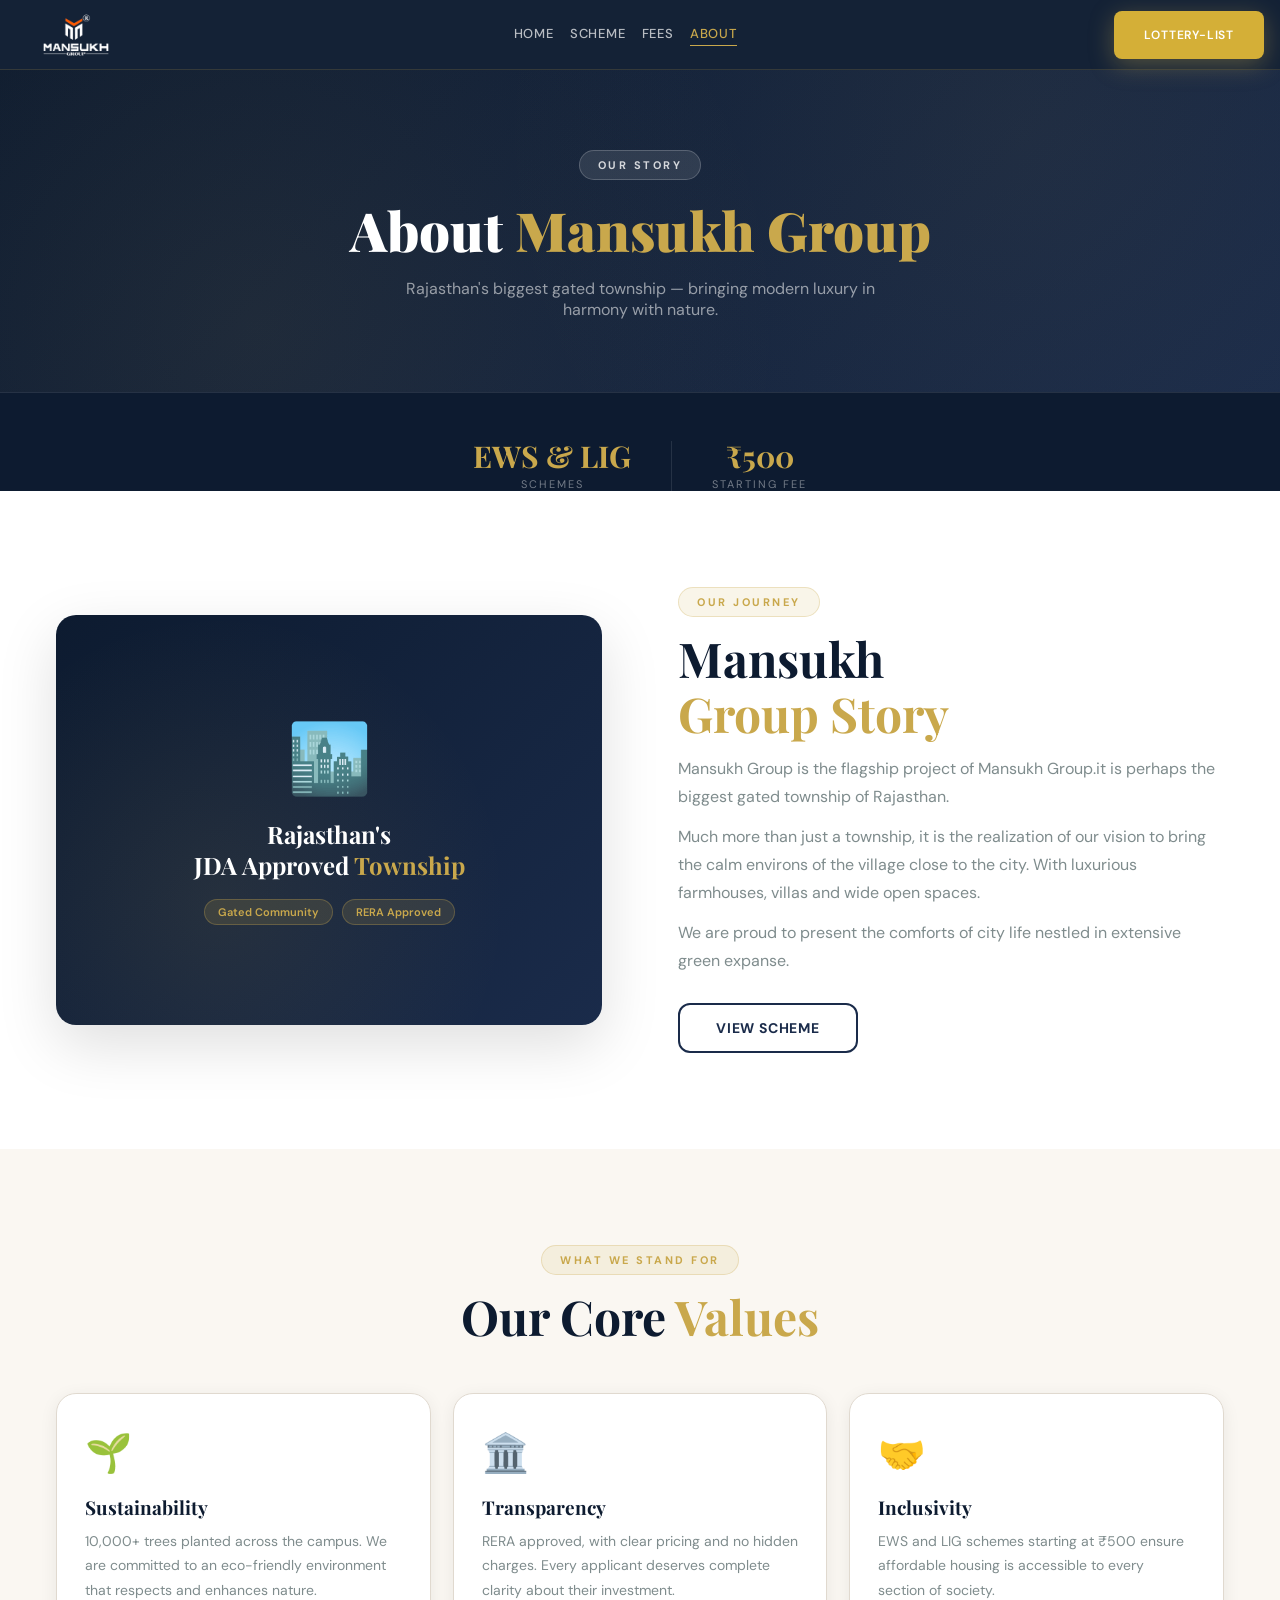
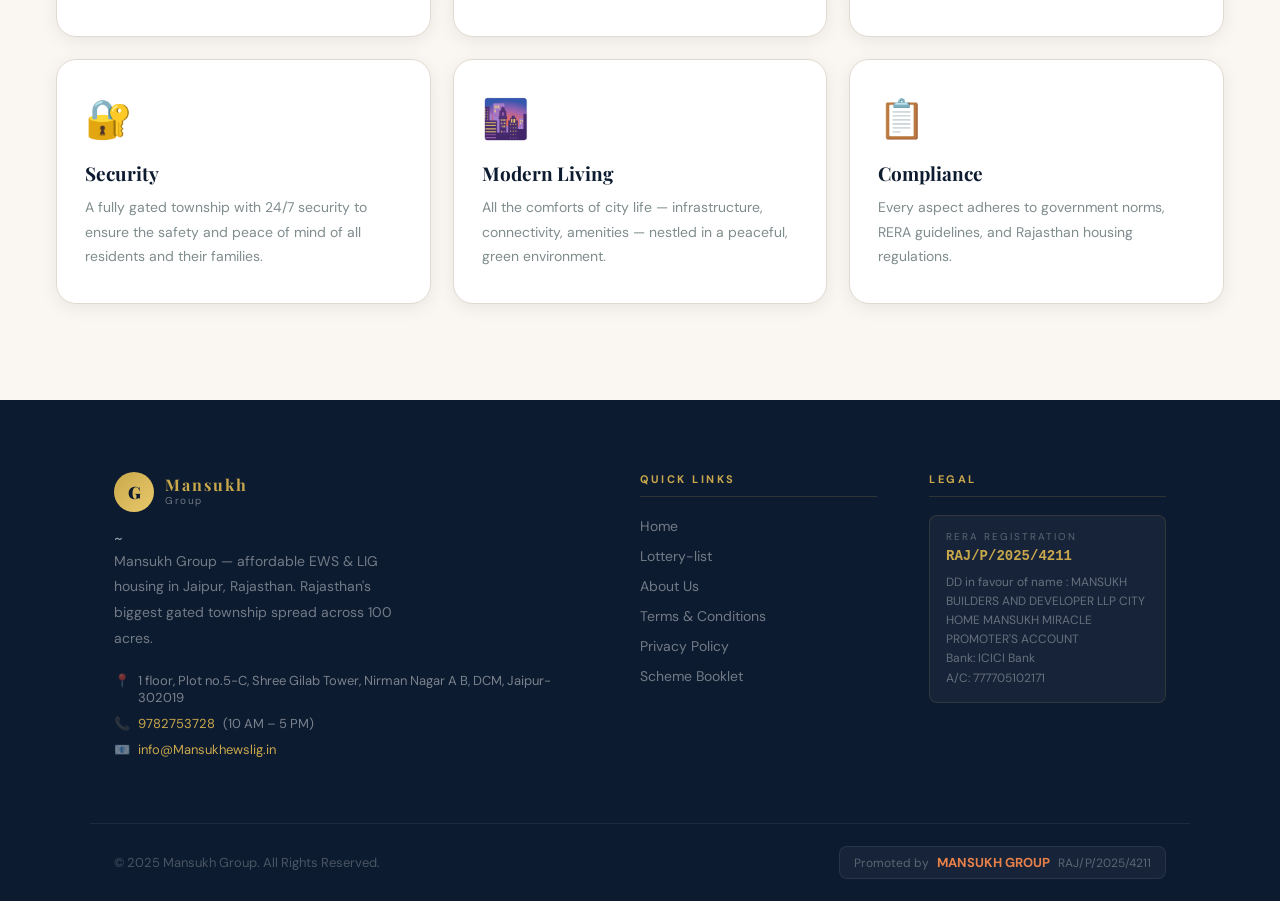
<file: about.html>
<!DOCTYPE html>
<html lang="en">
<head>
<meta charset="UTF-8">
<meta name="viewport" content="width=device-width, initial-scale=1.0">
<title>About Us – Mansukh Group</title>
<link rel="stylesheet" href="css/style.css">
</head>
<body>

<nav class="navbar">
  <a class="nav-logo" href="index.html">
    <img src="/Images/white logo.png" alt="Mansukh Group Logo" class="nav-logo-img">
  </a>
  
  <div class="nav-links">
    <a href="index.html">Home</a>
    <a href="index.html#scheme">Scheme</a>
    <a href="index.html#fees">Fees</a>
    <a href="about.html" class="active">About</a>
  </div>
  <div style="display:flex;align-items:center;gap:12px;">
    <a href="application-list.html" class="btn btn-gold btn-sm">Lottery-list</a>
    <button class="nav-hamburger" id="navHamburger"><span></span><span></span><span></span></button>
  </div>
</nav>
<div class="nav-drawer" id="navDrawer">
  <a href="index.html">Home</a>
  <a href="index.html#scheme">Scheme</a>
  <a href="about.html" class="active">About</a>
  <a href="terms.html">Terms</a>
  <a href="privacy.html">Privacy Policy</a>
  <a href="application-list.html" class="drawer-cta">application-list →</a>
</div>

<!-- PAGE HERO -->
<div class="page-hero">
  <div class="page-hero-inner">
    <div class="section-tag section-tag--light">Our Story</div>
    <h1>About <span>Mansukh Group</span></h1>
    <p>Rajasthan's biggest gated township — bringing modern luxury in harmony with nature.</p>
  </div>
</div>

<!-- STATS STRIP -->
<div class="hero-stats" style="background-color: #0D1B30;">
  <div class="hero-stat"><div class="hero-stat-num">EWS &amp; LIG</div><div class="hero-stat-lbl">Schemes</div></div>
  <div class="hero-stat"><div class="hero-stat-num">₹500</div><div class="hero-stat-lbl">Starting Fee</div></div>
</div>

<!-- OUR STORY -->
<section class="section section--white">
  <div class="container">
    <div class="about-story-grid">
      <div class="about-story-vis reveal-l">
        <div class="about-story-vis-inner">
          <div class="emoji">🏙️</div>
          <h3>Rajasthan's <br>JDA Approved <span>Township</span></h3>
          <div class="about-tags">
            
            <span class="about-tag">Gated Community</span>
            <span class="about-tag">RERA Approved</span>
          </div>
        </div>
      </div>
      <div class="reveal-r">
        <div class="section-tag">Our Journey</div>
        <h2 class="section-title">Mansukh<br><span>Group Story</span></h2>
        <p class="section-sub">Mansukh Group is the flagship project of Mansukh Group.it is perhaps the biggest gated township of Rajasthan.</p>
        <p class="section-sub" style="margin-top:12px;">Much more than just a township, it is the realization of our vision to bring the calm environs of the village close to the city. With luxurious farmhouses, villas and wide open spaces.</p>
        <p class="section-sub" style="margin-top:12px;">We are proud to present the comforts of city life nestled in extensive green expanse. </p>
        <div style="margin-top:28px;display:flex;gap:12px;flex-wrap:wrap;">
          <!-- <a href="apply.html" class="btn btn-gold">Apply Now</a> -->
          <a href="index.html#scheme" class="btn btn-outline-navy">View Scheme</a>
        </div>
      </div>
    </div>
  </div>
</section>

<!-- VALUES -->
<section class="section section--cream">
  <div class="container">
    <div class="text-center reveal" style="margin-bottom:48px;">
      <div class="section-tag">What We Stand For</div>
      <h2 class="section-title">Our Core <span>Values</span></h2>
    </div>
    <div class="values-grid">
      <div class="val-card reveal d1">
        <div class="val-icon">🌱</div>
        <div class="val-title">Sustainability</div>
        <div class="val-desc">10,000+ trees planted across the campus. We are committed to an eco-friendly environment that respects and enhances nature.</div>
      </div>
      <div class="val-card reveal d2">
        <div class="val-icon">🏛️</div>
        <div class="val-title">Transparency</div>
        <div class="val-desc">RERA approved, with clear pricing and no hidden charges. Every applicant deserves complete clarity about their investment.</div>
      </div>
      <div class="val-card reveal d3">
        <div class="val-icon">🤝</div>
        <div class="val-title">Inclusivity</div>
        <div class="val-desc">EWS and LIG schemes starting at ₹500 ensure affordable housing is accessible to every section of society.</div>
      </div>
      <div class="val-card reveal d1">
        <div class="val-icon">🔐</div>
        <div class="val-title">Security</div>
        <div class="val-desc">A fully gated township with 24/7 security to ensure the safety and peace of mind of all residents and their families.</div>
      </div>
      <div class="val-card reveal d2">
        <div class="val-icon">🌆</div>
        <div class="val-title">Modern Living</div>
        <div class="val-desc">All the comforts of city life — infrastructure, connectivity, amenities — nestled in a peaceful, green environment.</div>
      </div>
      <div class="val-card reveal d3">
        <div class="val-icon">📋</div>
        <div class="val-title">Compliance</div>
        <div class="val-desc">Every aspect adheres to government norms, RERA guidelines, and Rajasthan housing regulations.</div>
      </div>
    </div>
  </div>
</section>



<!-- ══════════ FOOTER ══════════ -->
<footer class="footer">
  <div class="footer-main">
    <div>
      <div class="footer-logo">
        <a class="nav-logo" href="index.html">
          <div class="nav-logo-icon">G</div>
          <div><span class="nav-logo-top">Mansukh</span><span class="nav-logo-bot">Group</span></div>
        </a>
      </div>~
      <p class="footer-desc">Mansukh Group — affordable EWS &amp; LIG housing in Jaipur, Rajasthan. Rajasthan's biggest gated township spread across 100 acres.</p>
      <div class="footer-contact-row">📍 <span>1 floor, Plot no.5-C, Shree Gilab Tower, Nirman Nagar A B, DCM, Jaipur-302019</span></div>
      <div class="footer-contact-row">📞 <a href="tel:1234567890">9782753728</a> <span>(10 AM – 5 PM)</span></div>
      <div class="footer-contact-row">📧 <a href="mailto:info@Mansukhewslig.in">info@Mansukhewslig.in</a></div>
    </div>
    <div class="footer-col">
      <div class="footer-col-title">Quick Links</div>
      <ul>
        <li><a href="index.html">Home</a></li>
        <li><a href="application-list.html">Lottery-list</a></li>
        <li><a href="about.html">About Us</a></li>
        <li><a href="terms.html">Terms &amp; Conditions</a></li>
        <li><a href="privacy.html">Privacy Policy</a></li>
        <li><a href="/Images/EWS_Book_City Home Mansukh Miracle.pdf" target="_blank" rel="noopener noreferrer">Scheme Booklet</a></li>
      </ul>
    </div>
    <div class="footer-col">
      <div class="footer-col-title">Legal</div>
      <div class="footer-rera">
        <div class="footer-rera-lbl">RERA Registration</div>
        <div class="footer-rera-val">RAJ/P/2025/4211</div>
        <div class="footer-rera-bank">DD in favour of name : MANSUKH BUILDERS AND DEVELOPER LLP CITY HOME MANSUKH MIRACLE PROMOTER'S ACCOUNT
          
           <br/>Bank: ICICI Bank<br>A/C: 777705102171</div>
      </div>
    </div>
  </div>
  <div class="footer-bottom">
    <p class="footer-copy">© 2025 Mansukh Group. All Rights Reserved.</p>
    <div class="footer-mansukh">
      <span>Promoted by</span>
      <strong>MANSUKH GROUP</strong>
      <span>RAJ/P/2025/4211</span>
    </div>
  </div>
</footer>

<script src="js/main.js"></script>
</body>
</html>
</file>
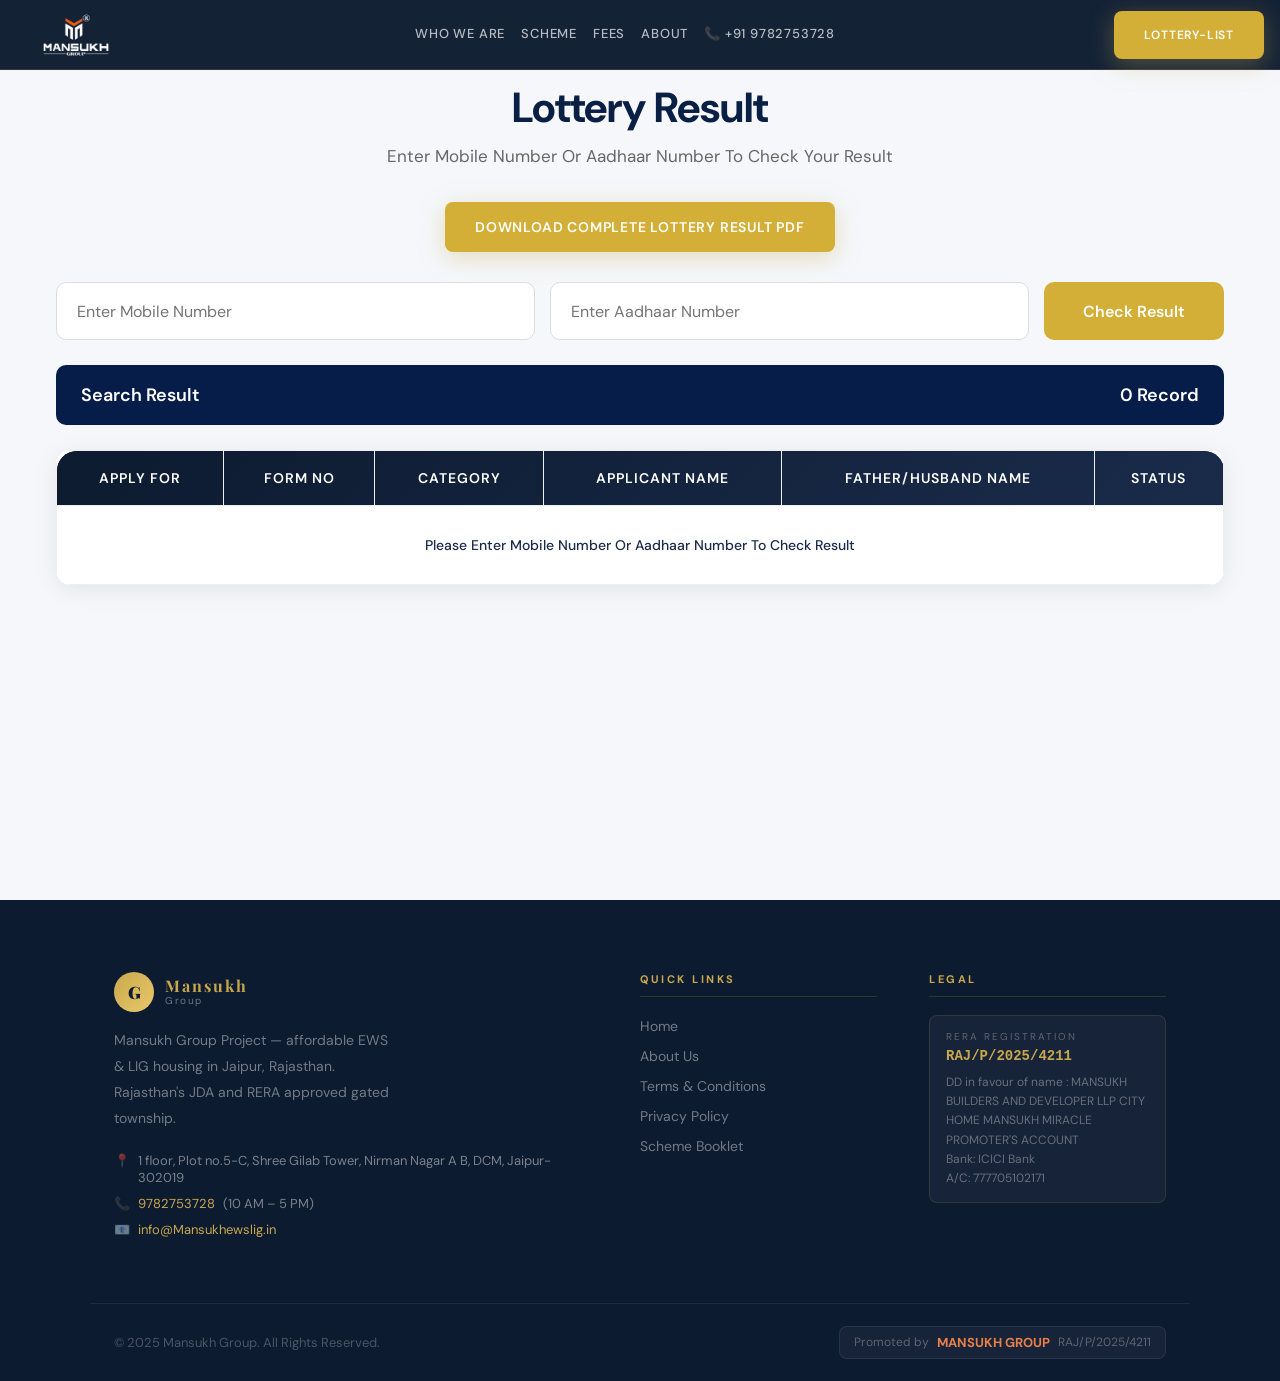
<file: application-list.html>
<!DOCTYPE html>
<html lang="en">
<head>
<meta charset="UTF-8">
<meta name="viewport" content="width=device-width, initial-scale=1.0">

<title>Application List | Mansukh Group</title>

<link rel="stylesheet" href="css/style.css">
</head>
<body>
<!-- ── NAVBAR ── -->
<nav class="navbar">
  
    
    <a class="nav-logo" href="index.html">
      <img src="/Images/white logo.png" alt="Mansukh Group Logo" class="nav-logo-img">
    </a>
    
 
  <div class="nav-links">
    <a href="#who-we-are">Who We Are</a>
    <a href="#scheme">Scheme</a>
    <a href="#fees">Fees</a>
    <a href="about.html">About</a>
    <a href="tel:919782753728">📞 +91 9782753728</a>
  </div>
  <div style="display:flex;align-items:center;gap:12px;">
    <a href="application-list.html" class="btn btn-gold btn-sm">Lottery-list</a>
    <button class="nav-hamburger" id="navHamburger"><span></span><span></span><span></span></button>
  </div>
</nav>
<div class="nav-drawer" id="navDrawer">
  <a href="#who-we-are">Who We Are</a>
  <a href="#scheme">Scheme</a>
  <a href="#fees">Fees</a>
  <a href="about.html">About</a>
  <a href="terms.html">Terms</a>
  <a href="privacy.html">Privacy Policy</a>
  <!-- <a href="apply.html" class="drawer-cta">Apply Now →</a> -->
</div>
<section class="app-list-page">

  <div class="container">

      <div class="page-header">
          <h1>Lottery Result</h1>
          <p>
              Enter Mobile Number Or Aadhaar Number To Check Your Result
          </p>
      </div>

      <!-- PDF DOWNLOAD -->

      <div style="text-align:center;margin-bottom:30px;">

          <a href="/Images/LOTTERY.pdf"
             target="_blank"
             class="btn btn-gold">

             Download Complete Lottery Result PDF

          </a>

      </div>

      <!-- SEARCH -->

      <div class="search-card">

          <input
              type="text"
              id="mobileSearch"
              placeholder="Enter Mobile Number"
          >

          <input
              type="text"
              id="aadhaarSearch"
              placeholder="Enter Aadhaar Number"
          >

          <button id="searchBtn">
              Check Result
          </button>

      </div>

      <!-- RESULT BAR -->

      <div class="category-bar">

          <span>
              Search Result
          </span>

          <span id="resultCount">
              0 Record
          </span>

      </div>

      <!-- TABLE -->

      <div class="table-wrapper">

          <table>

              <thead>

                  <tr>
                      <th>Apply For</th>
                      <th>Form No</th>
                      <th>Category</th>
                      <th>Applicant Name</th>
                      <th>Father/Husband Name</th>
                      <th>Status</th>
                  </tr>

              </thead>

              <tbody id="tableBody">

                  <tr>

                      <td colspan="6" style="padding:30px;text-align:center;">

                          Please Enter Mobile Number Or Aadhaar Number
                          To Check Result

                      </td>

                  </tr>

              </tbody>

          </table>

      </div>

      <!-- LOADER -->

      <div id="loader" class="loader-container">

          <div class="loader"></div>

          <p>Loading Result...</p>

      </div>

  </div>

</section>
<!-- ══════════ FOOTER ══════════ -->
<footer class="footer">
    <div class="footer-main">
      <div>
        <div class="footer-logo">
          <a class="nav-logo" href="index.html">
            <div class="nav-logo-icon">G</div>
            <div><span class="nav-logo-top">Mansukh</span><span class="nav-logo-bot">Group</span></div>
          </a>
        </div>
        <p class="footer-desc"> Mansukh Group Project  — affordable EWS &amp; LIG housing in Jaipur, Rajasthan. Rajasthan's JDA and RERA approved  gated township.</p>
        <div class="footer-contact-row">📍 <span>1 floor, Plot no.5-C, Shree Gilab Tower, Nirman Nagar A B, DCM, Jaipur-302019</span></div>
        <div class="footer-contact-row">📞 <a href="tel:1234567890">9782753728</a> <span>(10 AM – 5 PM)</span></div>
        <div class="footer-contact-row">📧 <a href="mailto:info@Mansukhewslig.in">info@Mansukhewslig.in</a></div>
      </div>
      <div class="footer-col">
        <div class="footer-col-title">Quick Links</div>
        <ul>
          <li><a href="index.html">Home</a></li>
          <!-- <li><a href="apply.html">Apply Now</a></li> -->
          <li><a href="about.html">About Us</a></li>
          <li><a href="terms.html">Terms &amp; Conditions</a></li>
          <li><a href="privacy.html">Privacy Policy</a></li>
          <li><a href="/Images/EWS_Book_City Home Mansukh Miracle.pdf" target="_blank" rel="noopener noreferrer">Scheme Booklet</a></li>
        </ul>
      </div>
      <div class="footer-col">
        <div class="footer-col-title">Legal</div>
        <div class="footer-rera">
          <div class="footer-rera-lbl">RERA Registration</div>
          <div class="footer-rera-val">RAJ/P/2025/4211</div>
          <div class="footer-rera-bank">DD in favour of name : MANSUKH BUILDERS AND DEVELOPER LLP CITY HOME MANSUKH MIRACLE PROMOTER'S ACCOUNT
            
             <br/>Bank: ICICI Bank<br>A/C: 777705102171</div>
        </div>
      </div>
    </div>
    <div class="footer-bottom">
      <p class="footer-copy">© 2025 Mansukh Group. All Rights Reserved.</p>
      <div class="footer-mansukh">
        <span>Promoted by</span>
        <strong>MANSUKH GROUP</strong>
        <span>RAJ/P/2025/4211</span>
      </div>
    </div>
  </footer>
  
  <script src="js/main.js"></script>

</body>
</html>
</file>
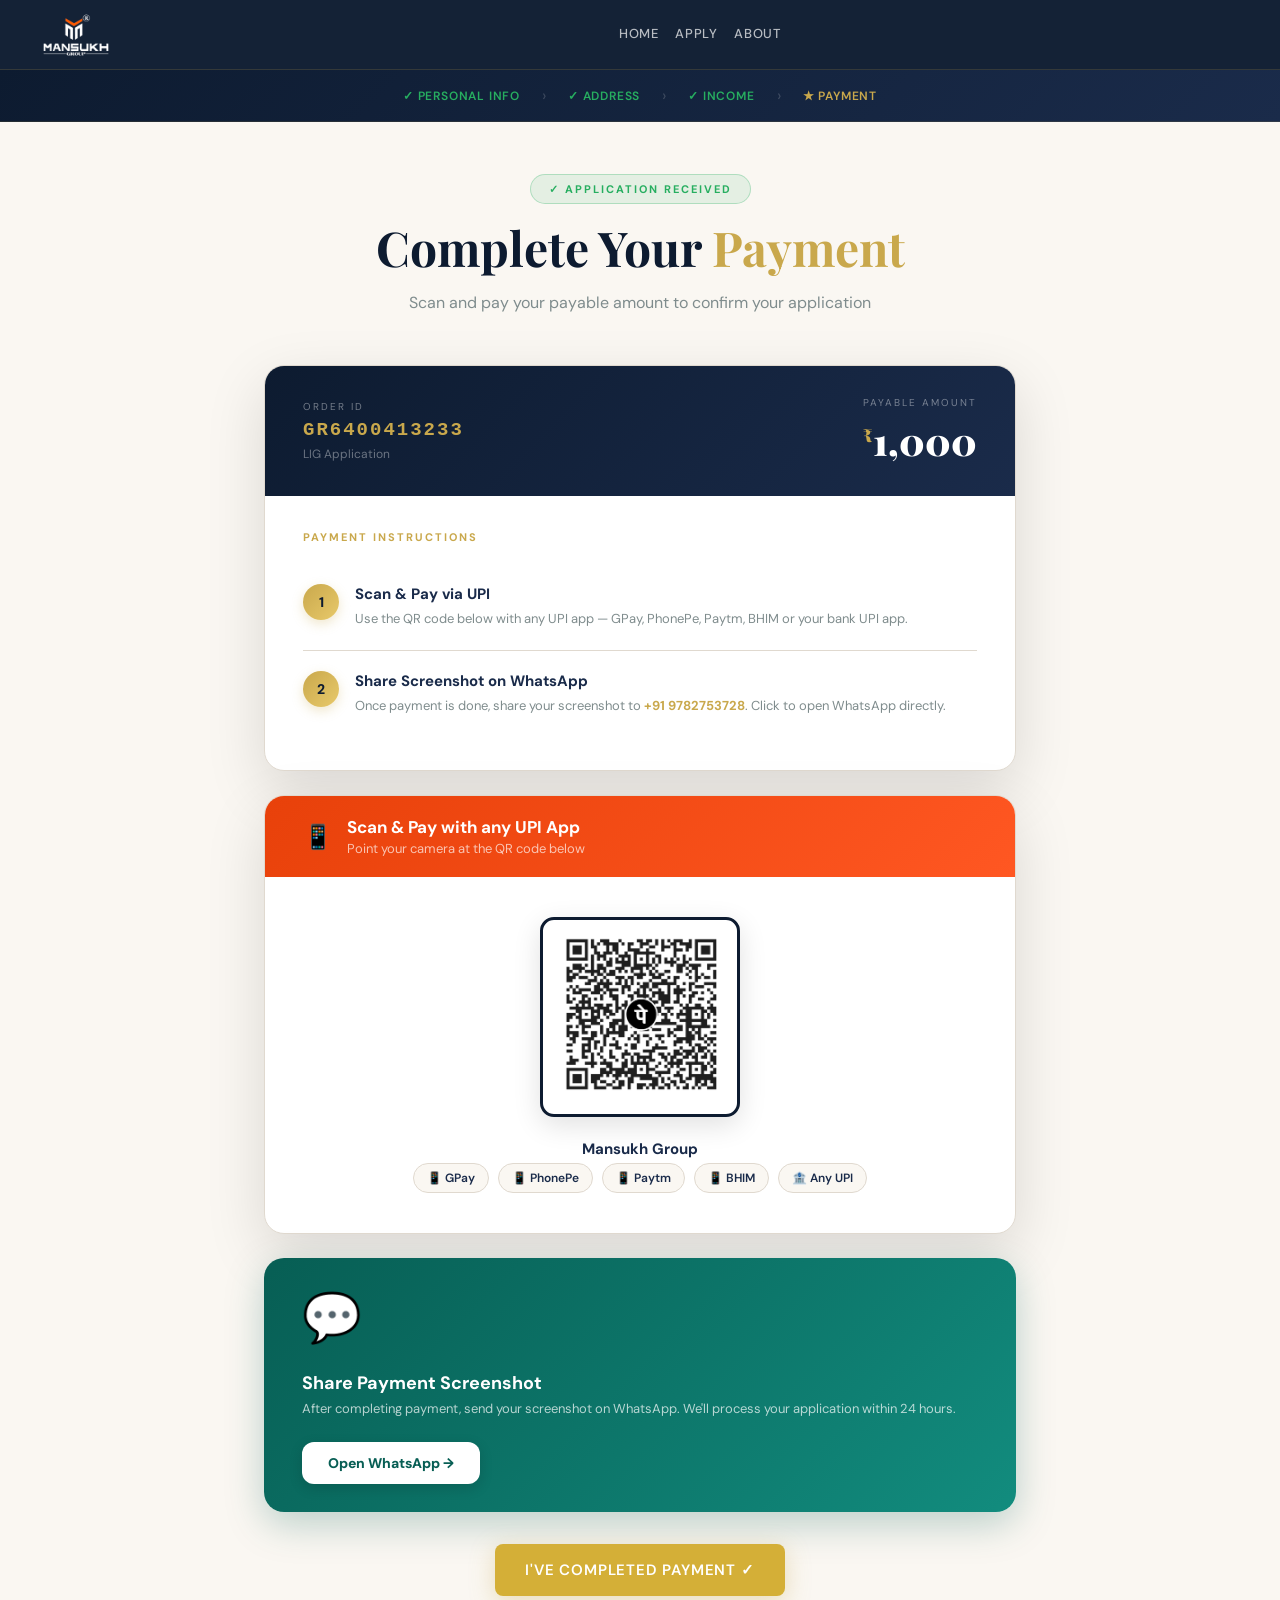
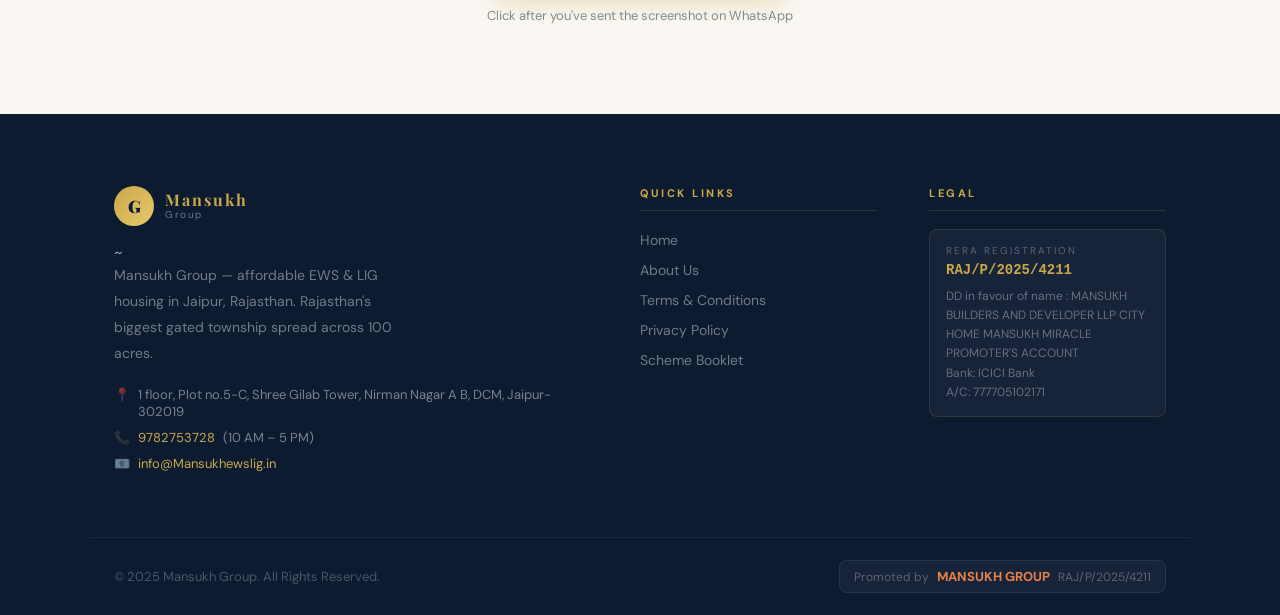
<file: payment.html>
<!DOCTYPE html>
<html lang="en">
<head>
<meta charset="UTF-8">
<meta name="viewport" content="width=device-width, initial-scale=1.0">
<title>Payment – Mansukh Group</title>
<link rel="stylesheet" href="css/style.css">
</head>
<body>

<nav class="navbar">
  <a class="nav-logo" href="index.html">
    <img src="/Images/white logo.png" alt="Mansukh Group Logo" class="nav-logo-img">
  </a>
  
  <div class="nav-links">
    <a href="index.html">Home</a>
    <a href="apply.html">Apply</a>
    <a href="about.html">About</a>
  </div>
  <div style="display:flex;align-items:center;gap:12px;">
    <button class="nav-hamburger" id="navHamburger"><span></span><span></span><span></span></button>
  </div>
</nav>
<div class="nav-drawer" id="navDrawer">
  <a href="index.html">Home</a>
  <a href="apply.html">Apply</a>
  <a href="about.html">About</a>
</div>

<!-- STATUS BAR -->
<div class="status-bar" style="margin-top:70px;">
  <div class="status-step done">✓ Personal Info</div>
  <div class="status-arrow">›</div>
  <div class="status-step done">✓ Address</div>
  <div class="status-arrow">›</div>
  <div class="status-step done">✓ Income</div>
  <div class="status-arrow">›</div>
  <div class="status-step active">★ Payment</div>
</div>

<!-- MAIN -->
<div class="pay-main">

  <div class="pay-header reveal">
    <div class="pay-badge">✓ Application Received</div>
    <h1 class="section-title">Complete Your <span>Payment</span></h1>
    <p class="section-sub" style="margin:8px auto 0;">Scan and pay your payable amount to confirm your application</p>
  </div>

  <!-- ORDER CARD -->
  <div class="order-card">
    <div class="order-hdr">
      <div>
        <div class="order-id-lbl">Order ID</div>
        <div class="order-id-val" id="displayOrderId">GR—</div>
        <div style="margin-top:5px;font-size:12px;color:rgba(255,255,255,.38);" id="displayScheme">Application</div>
      </div>
      <div>
        <div class="order-amt-lbl">Payable Amount</div>
        <div class="order-amt-val"><sup>₹</sup><span id="displayAmount">0</span></div>
      </div>
    </div>
    <div class="order-body">
      <div class="instr-title">Payment Instructions</div>
      <div class="instr-step">
        <div class="instr-num">1</div>
        <div class="instr-body">
          <strong>Scan &amp; Pay via UPI</strong>
          <p>Use the QR code below with any UPI app — GPay, PhonePe, Paytm, BHIM or your bank UPI app.</p>
        </div>
      </div>
      <div class="instr-step">
        <div class="instr-num">2</div>
        <div class="instr-body">
          <strong>Share Screenshot on WhatsApp</strong>
          <p>Once payment is done, share your screenshot to <a href="https://wa.me/919782753728" target="_blank">+91 9782753728</a>. Click to open WhatsApp directly.</p>
        </div>
      </div>

      
      
    </div>
  </div>

  <!-- QR CARD -->
  <div class="qr-card">
    <div class="qr-card-hdr">
      <div class="qr-card-hdr-icon">📱</div>
      <div><h3>Scan &amp; Pay with any UPI App</h3><p>Point your camera at the QR code below</p></div>
    </div>
    <div class="qr-body">
      <div class="qr-box">
        <div class="qr-box-inner">
          <img src="/Images/QRCode.png" alt="QRCode">
          <!-- <div class="qrc tl"></div>
          <div class="qrc tr"></div>
          <div class="qrc bl"></div>
          <div class="qr-dots"></div>
          <div class="qr-logo">G</div> -->
        </div>
      </div>
      <div class="qr-merchant">Mansukh Group </div>
      <div class="qr-apps">
        <div class="qr-app">📱 GPay</div>
        <div class="qr-app">📱 PhonePe</div>
        <div class="qr-app">📱 Paytm</div>
        <div class="qr-app">📱 BHIM</div>
        <div class="qr-app">🏦 Any UPI</div>
      </div>
    </div>
  </div>

  <!-- WHATSAPP -->
  <div class="wa-card">
    <div class="wa-icon">💬</div>
    <div class="wa-content">
      <h3>Share Payment Screenshot</h3>
      <p>After completing payment, send your screenshot on WhatsApp. We'll process your application within 24 hours.</p>
    </div>
    <a href="#" class="btn-wa" id="waLink" target="_blank">Open WhatsApp →</a>
  </div>

  <!-- CONFIRM -->
  <div class="confirm-sec">
    <button class="btn btn-gold btn-lg" id="btnConfirm">I've Completed Payment ✓</button>
    <p>Click after you've sent the screenshot on WhatsApp</p>
  </div>

</div>

<!-- SUCCESS MODAL -->
<div class="modal-overlay" id="successModal">
  <div class="modal-box">
    <div class="modal-icon">🎉</div>
    <h2>Application Submitted!</h2>
    <div class="modal-order" id="modalOrderId">GR—</div>
    <p>Thank you, <strong id="modalName"></strong>! Your application has been received. Our team will contact you within 24–48 hours after verifying your payment.</p>
    <a href="index.html" class="btn btn-gold">Back to Home</a>
  </div>
</div>

<!-- ══════════ FOOTER ══════════ -->
<footer class="footer">
  <div class="footer-main">
    <div>
      <div class="footer-logo">
        <a class="nav-logo" href="index.html">
          <div class="nav-logo-icon">G</div>
          <div><span class="nav-logo-top">Mansukh</span><span class="nav-logo-bot">Group</span></div>
        </a>
      </div>~
      <p class="footer-desc">Mansukh Group — affordable EWS &amp; LIG housing in Jaipur, Rajasthan. Rajasthan's biggest gated township spread across 100 acres.</p>
      <div class="footer-contact-row">📍 <span>1 floor, Plot no.5-C, Shree Gilab Tower, Nirman Nagar A B, DCM, Jaipur-302019</span></div>
      <div class="footer-contact-row">📞 <a href="tel:1234567890">9782753728</a> <span>(10 AM – 5 PM)</span></div>
      <div class="footer-contact-row">📧 <a href="mailto:info@Mansukhewslig.in">info@Mansukhewslig.in</a></div>
    </div>
    <div class="footer-col">
      <div class="footer-col-title">Quick Links</div>
      <ul>
        <li><a href="index.html">Home</a></li>
        <!-- <li><a href="apply.html">Apply Now</a></li> -->
        <li><a href="about.html">About Us</a></li>
        <li><a href="terms.html">Terms &amp; Conditions</a></li>
        <li><a href="privacy.html">Privacy Policy</a></li>
        <li><a href="/Images/EWS_Book_City Home Mansukh Miracle.pdf" target="_blank" rel="noopener noreferrer">Scheme Booklet</a></li>
      </ul>
    </div>
    <div class="footer-col">
      <div class="footer-col-title">Legal</div>
      <div class="footer-rera">
        <div class="footer-rera-lbl">RERA Registration</div>
        <div class="footer-rera-val">RAJ/P/2025/4211</div>
        <div class="footer-rera-bank">DD in favour of name : MANSUKH BUILDERS AND DEVELOPER LLP CITY HOME MANSUKH MIRACLE PROMOTER'S ACCOUNT
          
           <br/>Bank: ICICI Bank<br>A/C: 777705102171</div>
      </div>
    </div>
  </div>
  <div class="footer-bottom">
    <p class="footer-copy">© 2025 Mansukh Group. All Rights Reserved.</p>
    <div class="footer-mansukh">
      <span>Promoted by</span>
      <strong>MANSUKH GROUP</strong>
      <span>RAJ/P/2025/4211</span>
    </div>
  </div>
</footer>

<script src="js/main.js"></script>
</body>
</html>
</file>
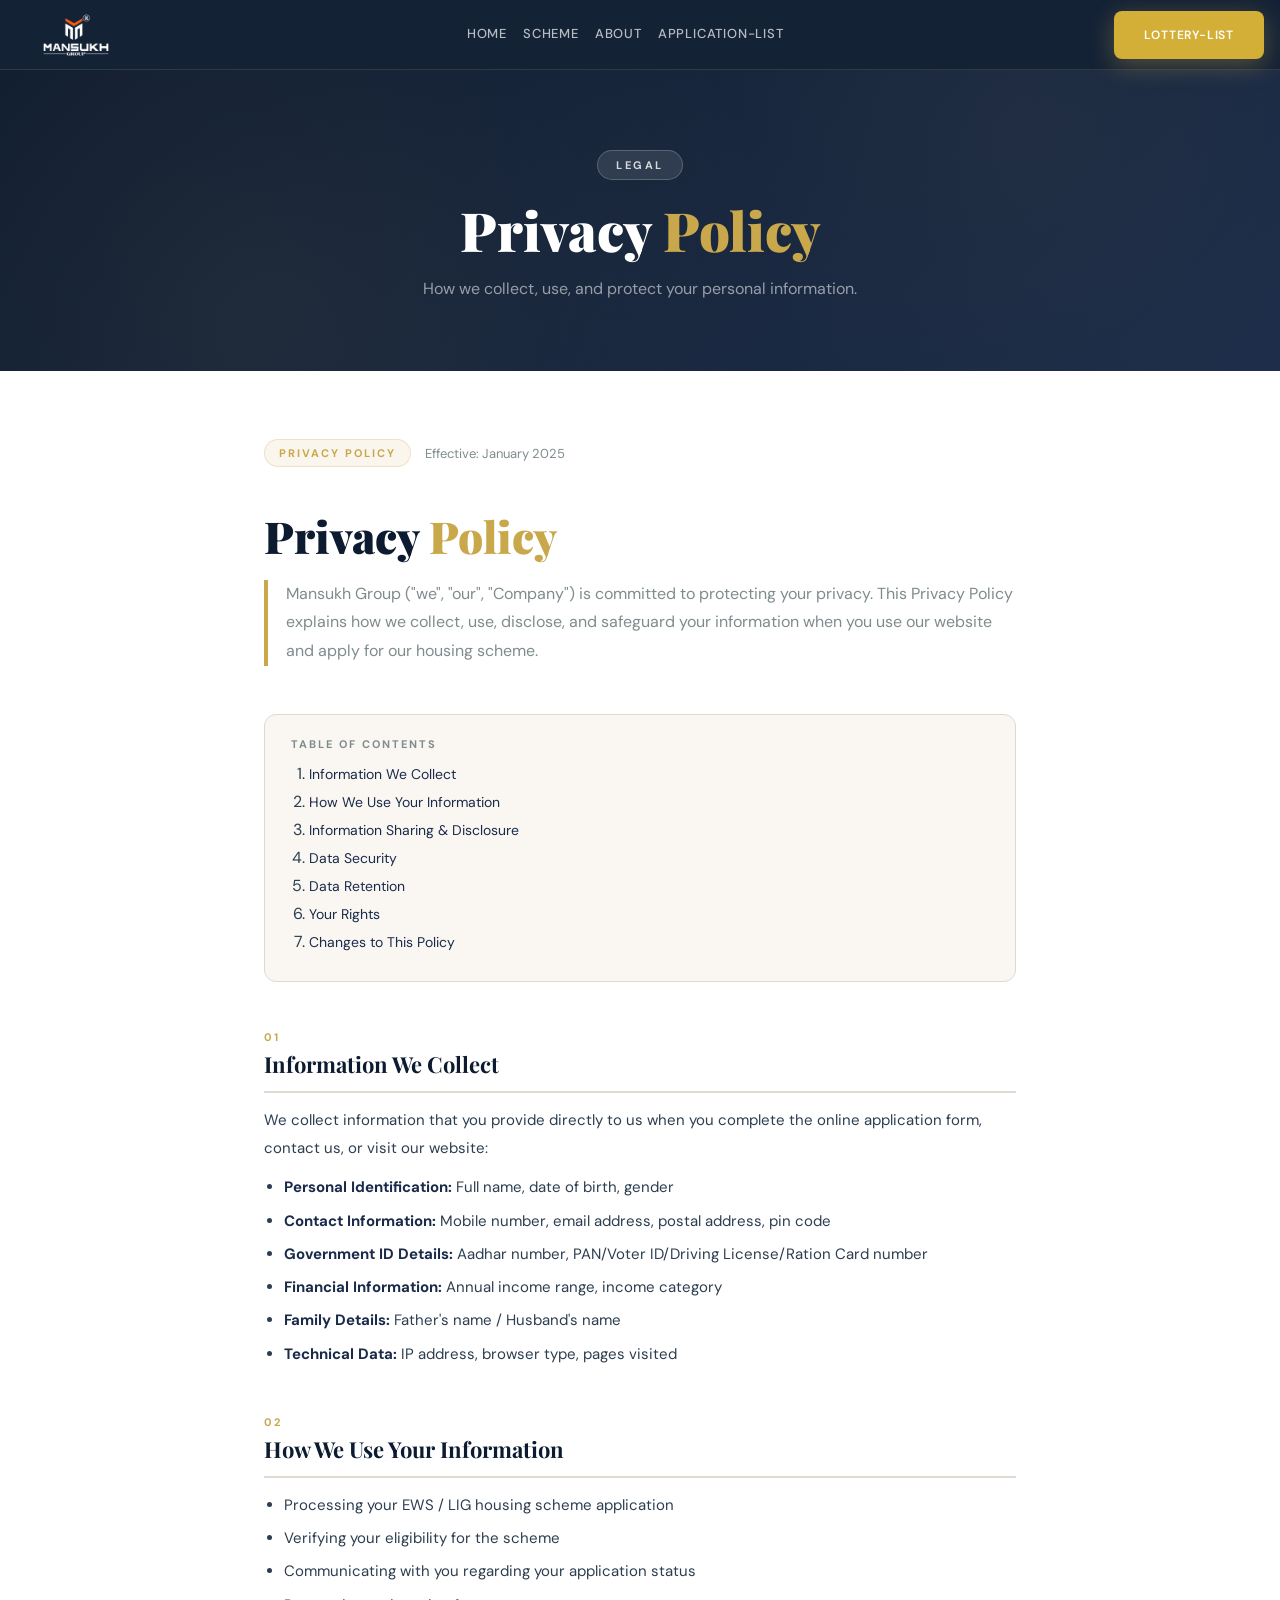
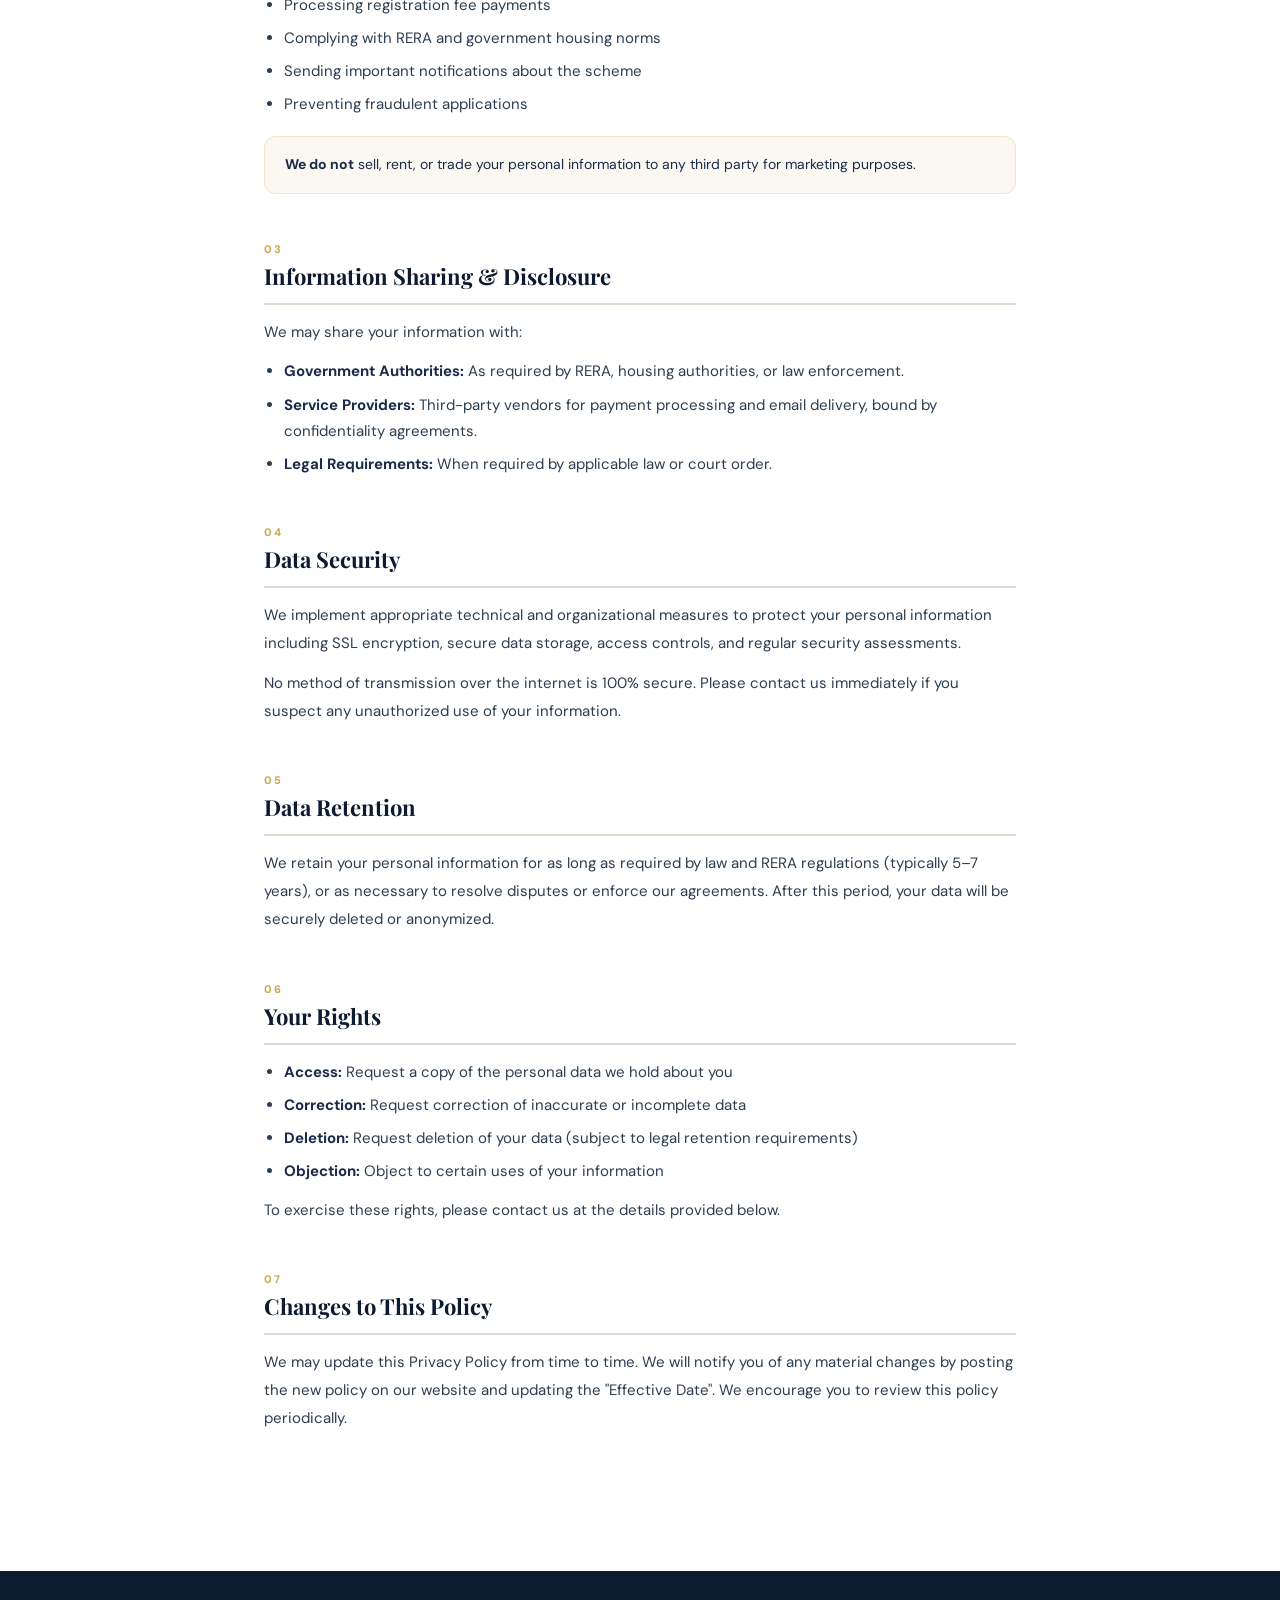
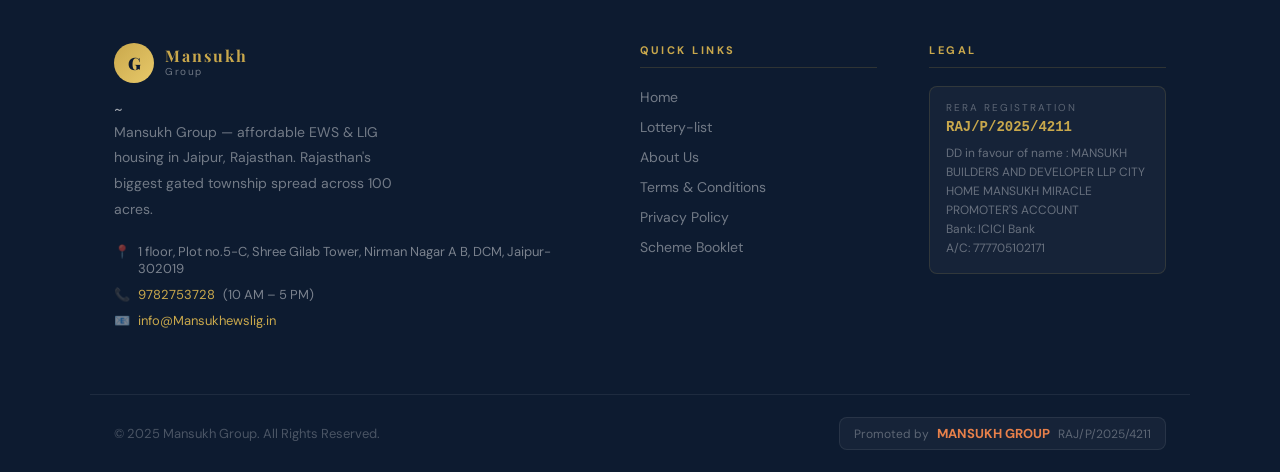
<file: privacy.html>
<!DOCTYPE html>
<html lang="en">
<head>
<meta charset="UTF-8">
<meta name="viewport" content="width=device-width, initial-scale=1.0">
<title>Privacy Policy – Mansukh Group</title>
<link rel="stylesheet" href="css/style.css">
</head>
<body>

<nav class="navbar">
  <a class="nav-logo" href="index.html">
    <img src="/Images/white logo.png" alt="Mansukh Group Logo" class="nav-logo-img">
  </a>
  
  <div class="nav-links">
    <a href="index.html">Home</a>
    <a href="index.html#scheme">Scheme</a>
    <a href="about.html">About</a>
    <a href="application-list.html">application-list</a>
  </div>
  <div style="display:flex;align-items:center;gap:12px;">
    <a href="application-list.html" class="btn btn-gold btn-sm">Lottery-list</a>
    <button class="nav-hamburger" id="navHamburger"><span></span><span></span><span></span></button>
  </div>
</nav>
<div class="nav-drawer" id="navDrawer">
  <a href="index.html">Home</a>
  <a href="about.html">About</a>
  <a href="terms.html">Terms</a>
  <a href="apply.html" class="drawer-cta">Apply Now →</a>
</div>

<div class="page-hero">
  <div class="page-hero-inner">
    <div class="section-tag section-tag--light">Legal</div>
    <h1>Privacy <span>Policy</span></h1>
    <p>How we collect, use, and protect your personal information.</p>
  </div>
</div>

<div class="prose-wrap">
  <div class="prose-body">
    <div class="prose-meta">
      <span class="prose-badge">Privacy Policy</span>
      <span class="prose-date">Effective: January 2025</span>
    </div>
    <h1 class="prose-title">Privacy <span>Policy</span></h1>
    <p class="prose-intro">Mansukh Group  ("we", "our", "Company") is committed to protecting your privacy. This Privacy Policy explains how we collect, use, disclose, and safeguard your information when you use our website and apply for our housing scheme.</p>

    <div class="prose-toc">
      <div class="prose-toc-title">Table of Contents</div>
      <ol>
        <li><a href="#info-collected">Information We Collect</a></li>
        <li><a href="#how-used">How We Use Your Information</a></li>
        <li><a href="#sharing">Information Sharing &amp; Disclosure</a></li>
        <li><a href="#data-security">Data Security</a></li>
        <li><a href="#retention">Data Retention</a></li>
        <li><a href="#your-rights">Your Rights</a></li>
        <li><a href="#changes">Changes to This Policy</a></li>
      </ol>
    </div>

    <div class="prose-section" id="info-collected">
      <div class="prose-sec-num">01</div>
      <h2>Information We Collect</h2>
      <p>We collect information that you provide directly to us when you complete the online application form, contact us, or visit our website:</p>
      <ul>
        <li><strong>Personal Identification:</strong> Full name, date of birth, gender</li>
        <li><strong>Contact Information:</strong> Mobile number, email address, postal address, pin code</li>
        <li><strong>Government ID Details:</strong> Aadhar number, PAN/Voter ID/Driving License/Ration Card number</li>
        <li><strong>Financial Information:</strong> Annual income range, income category</li>
        <li><strong>Family Details:</strong> Father's name / Husband's name</li>
        <li><strong>Technical Data:</strong> IP address, browser type, pages visited</li>
      </ul>
    </div>

    <div class="prose-section" id="how-used">
      <div class="prose-sec-num">02</div>
      <h2>How We Use Your Information</h2>
      <ul>
        <li>Processing your EWS / LIG housing scheme application</li>
        <li>Verifying your eligibility for the scheme</li>
        <li>Communicating with you regarding your application status</li>
        <li>Processing registration fee payments</li>
        <li>Complying with RERA and government housing norms</li>
        <li>Sending important notifications about the scheme</li>
        <li>Preventing fraudulent applications</li>
      </ul>
      <div class="prose-highlight"><strong>We do not</strong> sell, rent, or trade your personal information to any third party for marketing purposes.</div>
    </div>

    <div class="prose-section" id="sharing">
      <div class="prose-sec-num">03</div>
      <h2>Information Sharing &amp; Disclosure</h2>
      <p>We may share your information with:</p>
      <ul>
        <li><strong>Government Authorities:</strong> As required by RERA, housing authorities, or law enforcement.</li>
        <li><strong>Service Providers:</strong> Third-party vendors for payment processing and email delivery, bound by confidentiality agreements.</li>
        <li><strong>Legal Requirements:</strong> When required by applicable law or court order.</li>
      </ul>
    </div>

    <div class="prose-section" id="data-security">
      <div class="prose-sec-num">04</div>
      <h2>Data Security</h2>
      <p>We implement appropriate technical and organizational measures to protect your personal information including SSL encryption, secure data storage, access controls, and regular security assessments.</p>
      <p>No method of transmission over the internet is 100% secure. Please contact us immediately if you suspect any unauthorized use of your information.</p>
    </div>

    <div class="prose-section" id="retention">
      <div class="prose-sec-num">05</div>
      <h2>Data Retention</h2>
      <p>We retain your personal information for as long as required by law and RERA regulations (typically 5–7 years), or as necessary to resolve disputes or enforce our agreements. After this period, your data will be securely deleted or anonymized.</p>
    </div>

    <div class="prose-section" id="your-rights">
      <div class="prose-sec-num">06</div>
      <h2>Your Rights</h2>
      <ul>
        <li><strong>Access:</strong> Request a copy of the personal data we hold about you</li>
        <li><strong>Correction:</strong> Request correction of inaccurate or incomplete data</li>
        <li><strong>Deletion:</strong> Request deletion of your data (subject to legal retention requirements)</li>
        <li><strong>Objection:</strong> Object to certain uses of your information</li>
      </ul>
      <p>To exercise these rights, please contact us at the details provided below.</p>
    </div>

    <div class="prose-section" id="changes">
      <div class="prose-sec-num">07</div>
      <h2>Changes to This Policy</h2>
      <p>We may update this Privacy Policy from time to time. We will notify you of any material changes by posting the new policy on our website and updating the "Effective Date". We encourage you to review this policy periodically.</p>
    </div>

    
  </div>
</div>

<!-- ══════════ FOOTER ══════════ -->
<footer class="footer">
  <div class="footer-main">
    <div>
      <div class="footer-logo">
        <a class="nav-logo" href="index.html">
          <div class="nav-logo-icon">G</div>
          <div><span class="nav-logo-top">Mansukh</span><span class="nav-logo-bot">Group</span></div>
        </a>
      </div>~
      <p class="footer-desc">Mansukh Group — affordable EWS &amp; LIG housing in Jaipur, Rajasthan. Rajasthan's biggest gated township spread across 100 acres.</p>
      <div class="footer-contact-row">📍 <span>1 floor, Plot no.5-C, Shree Gilab Tower, Nirman Nagar A B, DCM, Jaipur-302019</span></div>
      <div class="footer-contact-row">📞 <a href="tel:1234567890">9782753728</a> <span>(10 AM – 5 PM)</span></div>
      <div class="footer-contact-row">📧 <a href="mailto:info@Mansukhewslig.in">info@Mansukhewslig.in</a></div>
    </div>
    <div class="footer-col">
      <div class="footer-col-title">Quick Links</div>
      <ul>
        <li><a href="index.html">Home</a></li>
        <li><a href="application-list.html">Lottery-list</a></li>
        <li><a href="about.html">About Us</a></li>
        <li><a href="terms.html">Terms &amp; Conditions</a></li>
        <li><a href="privacy.html">Privacy Policy</a></li>
        <li><a href="/Images/EWS_Book_City Home Mansukh Miracle.pdf" target="_blank" rel="noopener noreferrer">Scheme Booklet</a></li>
      </ul>
    </div>
    <div class="footer-col">
      <div class="footer-col-title">Legal</div>
      <div class="footer-rera">
        <div class="footer-rera-lbl">RERA Registration</div>
        <div class="footer-rera-val">RAJ/P/2025/4211</div>
        <div class="footer-rera-bank">DD in favour of name : MANSUKH BUILDERS AND DEVELOPER LLP CITY HOME MANSUKH MIRACLE PROMOTER'S ACCOUNT
          
           <br/>Bank: ICICI Bank<br>A/C: 777705102171</div>
      </div>
    </div>
  </div>
  <div class="footer-bottom">
    <p class="footer-copy">© 2025 Mansukh Group. All Rights Reserved.</p>
    <div class="footer-mansukh">
      <span>Promoted by</span>
      <strong>MANSUKH GROUP</strong>
      <span>RAJ/P/2025/4211</span>
    </div>
  </div>
</footer>

<script src="js/main.js"></script>
</body>
</html>
</file>
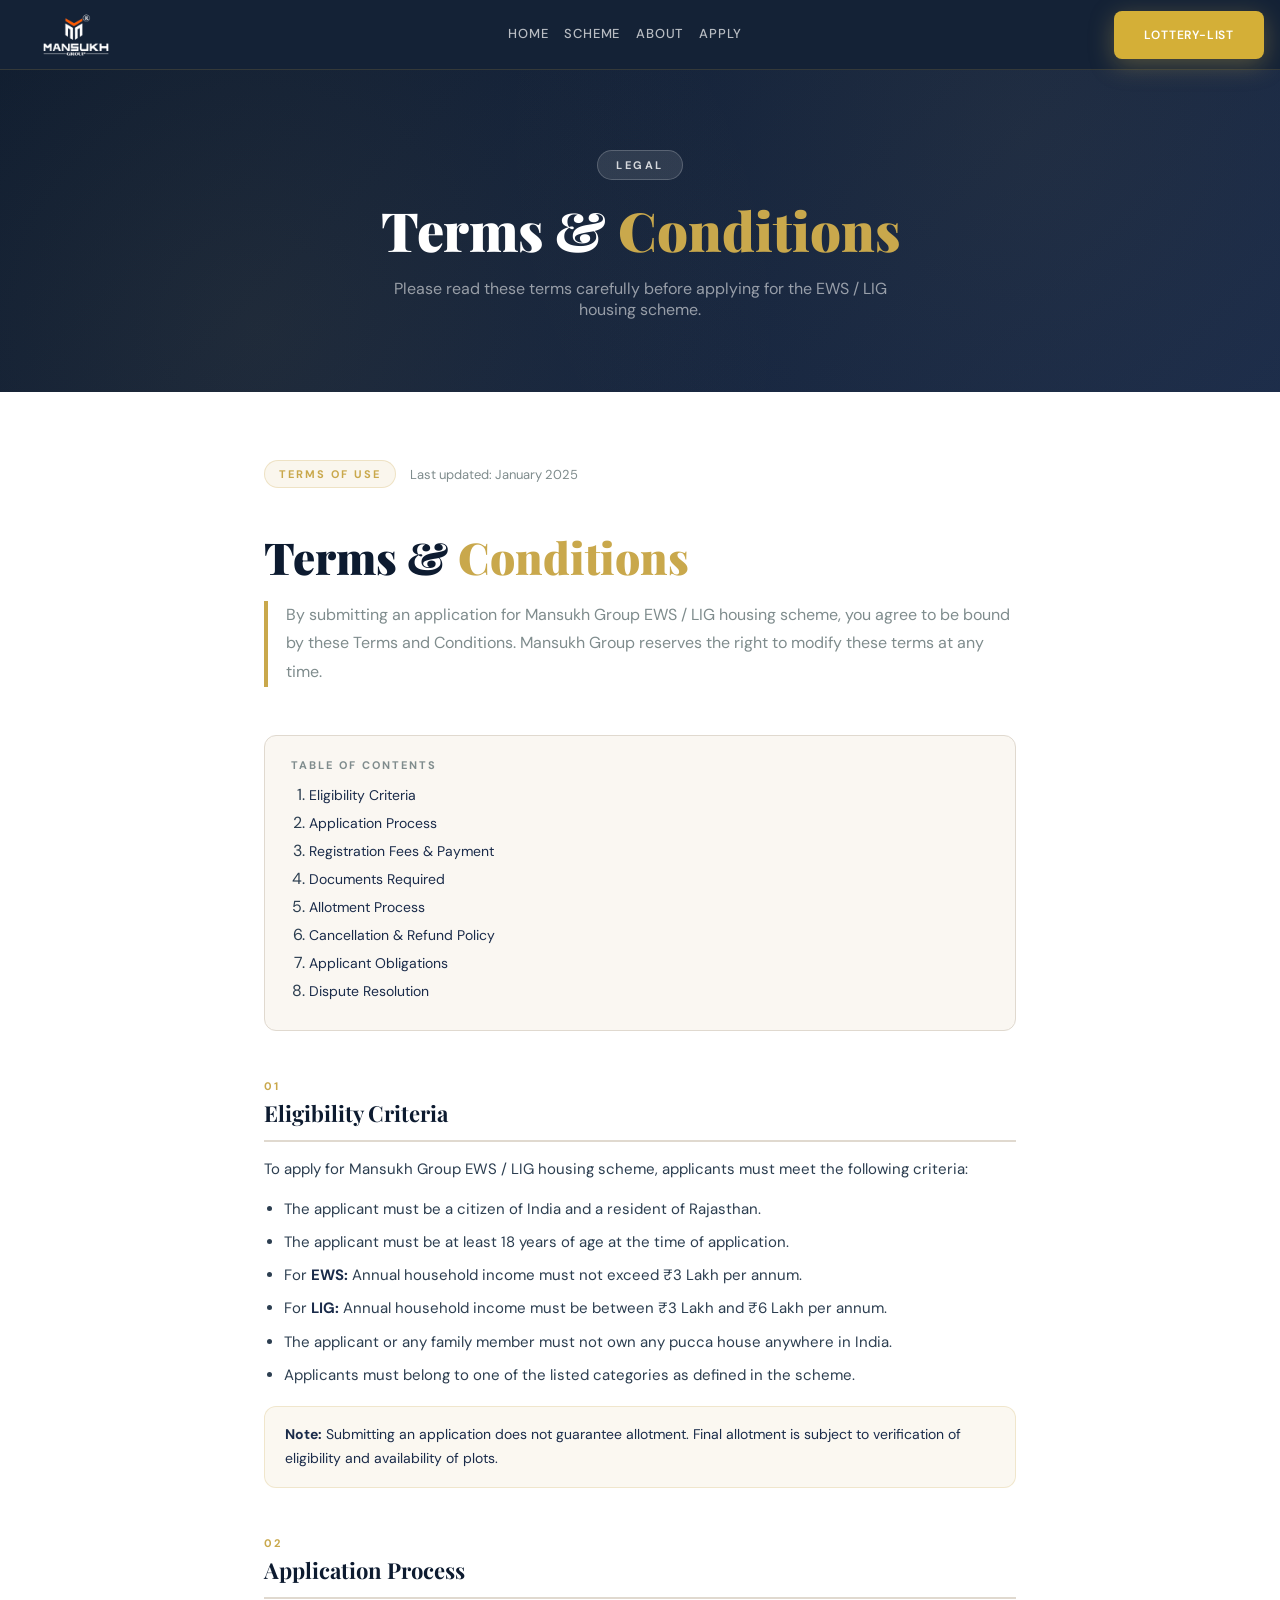
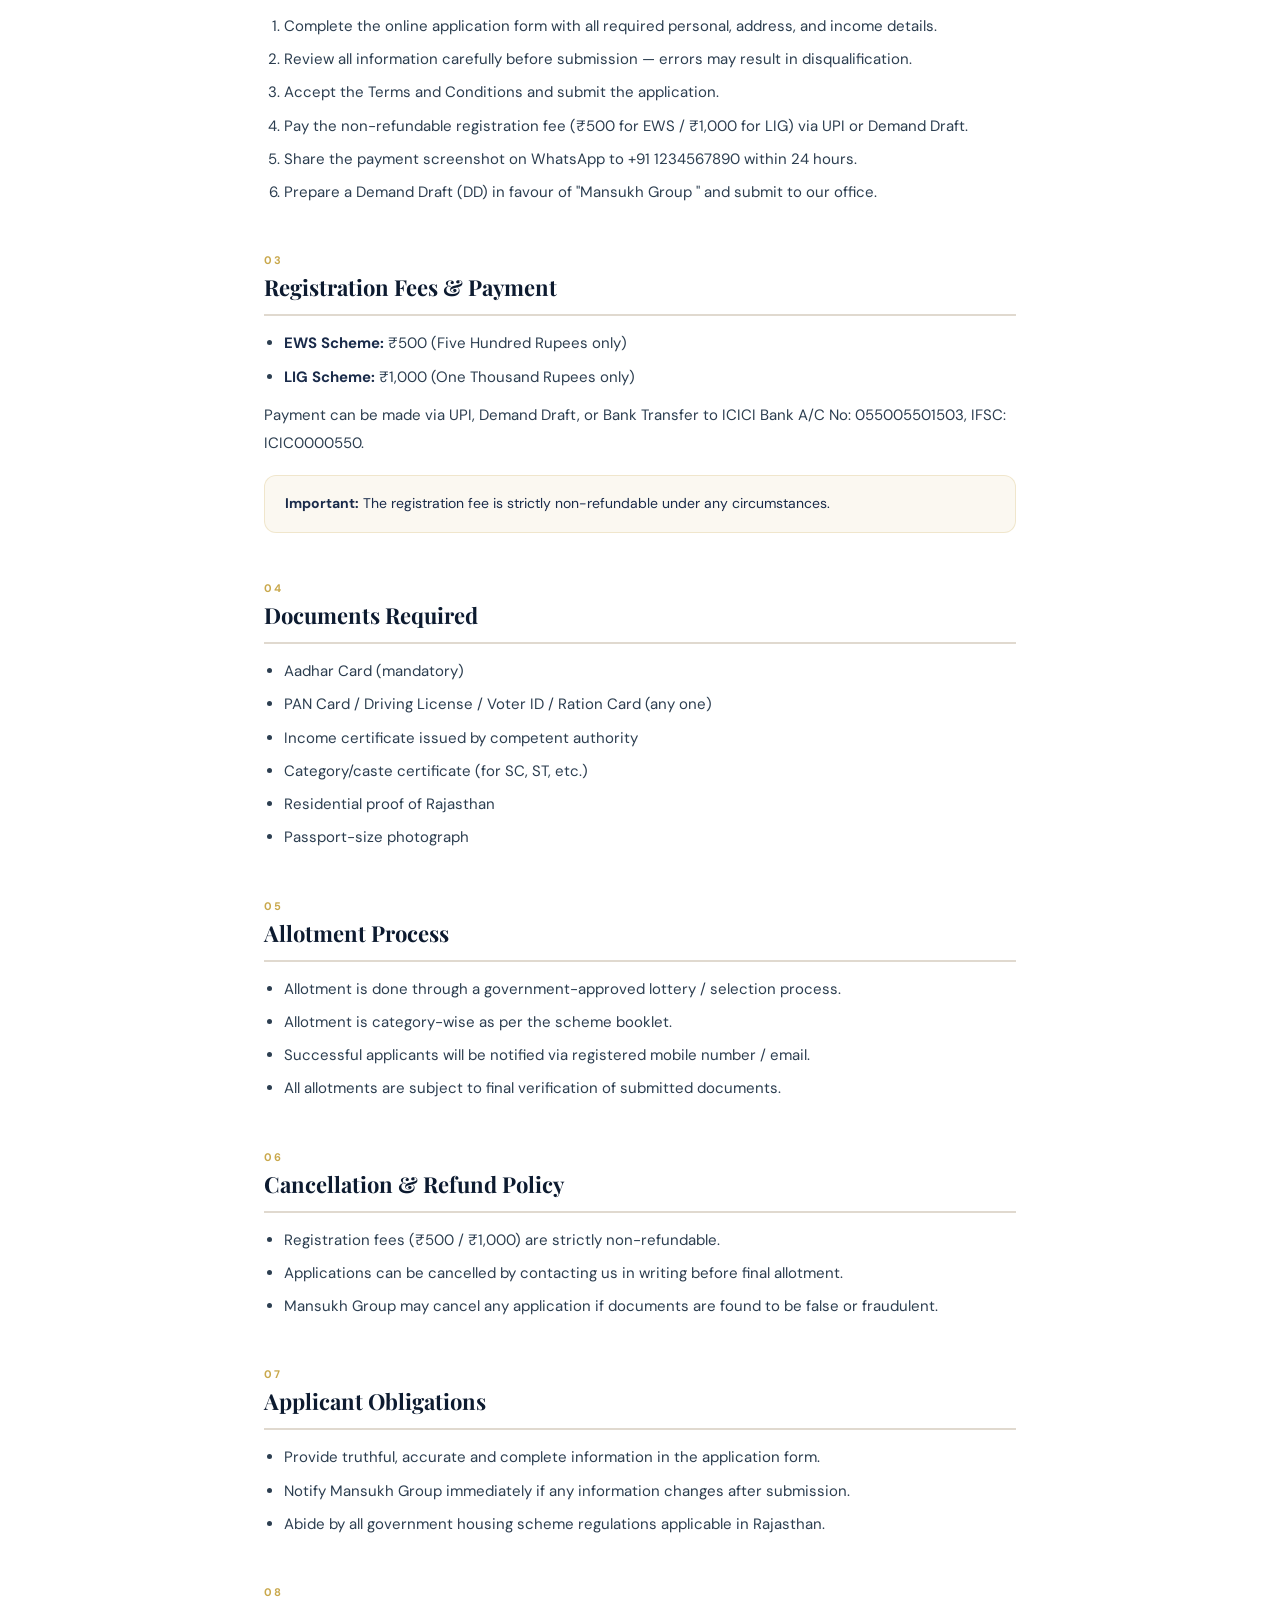
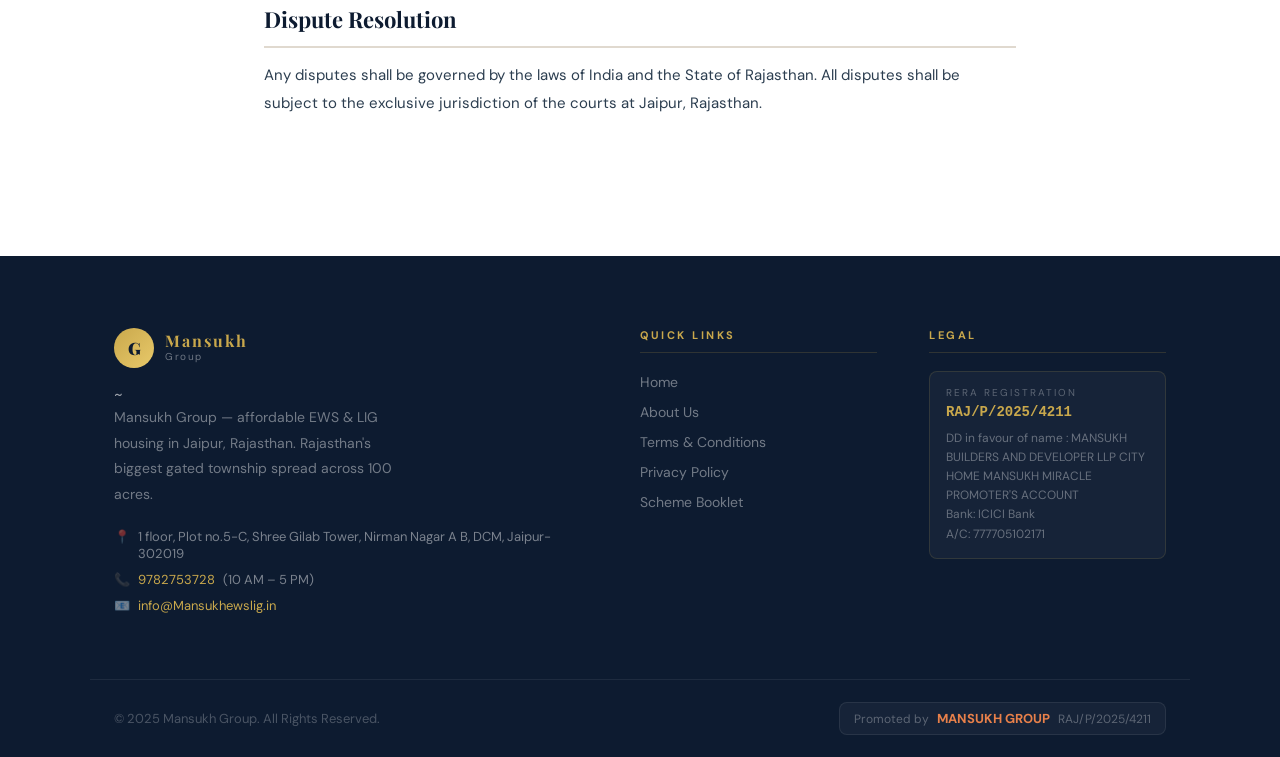
<file: terms.html>
<!DOCTYPE html>
<html lang="en">
<head>
<meta charset="UTF-8">
<meta name="viewport" content="width=device-width, initial-scale=1.0">
<title>Terms &amp; Conditions – Mansukh Group</title>
<link rel="stylesheet" href="css/style.css">
</head>
<body>

<nav class="navbar">
  <a class="nav-logo" href="index.html">
    <img src="/Images/white logo.png" alt="Mansukh Group Logo" class="nav-logo-img">
  </a>
  
  <div class="nav-links">
    <a href="index.html">Home</a>
    <a href="index.html#scheme">Scheme</a>
    <a href="about.html">About</a>
    <a href="apply.html">Apply</a>
  </div>
  <div style="display:flex;align-items:center;gap:12px;">
    <a href="application-list.html" class="btn btn-gold btn-sm">Lottery-list</a>
    <button class="nav-hamburger" id="navHamburger"><span></span><span></span><span></span></button>
  </div>
</nav>
<div class="nav-drawer" id="navDrawer">
  <a href="index.html">Home</a>
  <a href="about.html">About</a>
  <a href="privacy.html">Privacy Policy</a>
  <a href="application-list.html" class="drawer-cta">application-list →</a>
</div>

<div class="page-hero">
  <div class="page-hero-inner">
    <div class="section-tag section-tag--light">Legal</div>
    <h1>Terms &amp; <span>Conditions</span></h1>
    <p>Please read these terms carefully before applying for the EWS / LIG housing scheme.</p>
  </div>
</div>

<div class="prose-wrap">
  <div class="prose-body">
    <div class="prose-meta">
      <span class="prose-badge">Terms of Use</span>
      <span class="prose-date">Last updated: January 2025</span>
    </div>
    <h1 class="prose-title">Terms &amp; <span>Conditions</span></h1>
    <p class="prose-intro">By submitting an application for Mansukh Group EWS / LIG housing scheme, you agree to be bound by these Terms and Conditions. Mansukh Group  reserves the right to modify these terms at any time.</p>

    <div class="prose-toc">
      <div class="prose-toc-title">Table of Contents</div>
      <ol>
        <li><a href="#eligibility">Eligibility Criteria</a></li>
        <li><a href="#application">Application Process</a></li>
        <li><a href="#fees-t">Registration Fees &amp; Payment</a></li>
        <li><a href="#documents">Documents Required</a></li>
        <li><a href="#allotment">Allotment Process</a></li>
        <li><a href="#cancellation">Cancellation &amp; Refund Policy</a></li>
        <li><a href="#obligations">Applicant Obligations</a></li>
        <li><a href="#dispute">Dispute Resolution</a></li>
      </ol>
    </div>

    <div class="prose-section" id="eligibility">
      <div class="prose-sec-num">01</div>
      <h2>Eligibility Criteria</h2>
      <p>To apply for Mansukh Group EWS / LIG housing scheme, applicants must meet the following criteria:</p>
      <ul>
        <li>The applicant must be a citizen of India and a resident of Rajasthan.</li>
        <li>The applicant must be at least 18 years of age at the time of application.</li>
        <li>For <strong>EWS:</strong> Annual household income must not exceed ₹3 Lakh per annum.</li>
        <li>For <strong>LIG:</strong> Annual household income must be between ₹3 Lakh and ₹6 Lakh per annum.</li>
        <li>The applicant or any family member must not own any pucca house anywhere in India.</li>
        <li>Applicants must belong to one of the listed categories as defined in the scheme.</li>
      </ul>
      <div class="prose-highlight"><strong>Note:</strong> Submitting an application does not guarantee allotment. Final allotment is subject to verification of eligibility and availability of plots.</div>
    </div>

    <div class="prose-section" id="application">
      <div class="prose-sec-num">02</div>
      <h2>Application Process</h2>
      <ol>
        <li>Complete the online application form with all required personal, address, and income details.</li>
        <li>Review all information carefully before submission — errors may result in disqualification.</li>
        <li>Accept the Terms and Conditions and submit the application.</li>
        <li>Pay the non-refundable registration fee (₹500 for EWS / ₹1,000 for LIG) via UPI or Demand Draft.</li>
        <li>Share the payment screenshot on WhatsApp to +91 1234567890 within 24 hours.</li>
        <li>Prepare a Demand Draft (DD) in favour of "Mansukh Group " and submit to our office.</li>
      </ol>
    </div>

    <div class="prose-section" id="fees-t">
      <div class="prose-sec-num">03</div>
      <h2>Registration Fees &amp; Payment</h2>
      <ul>
        <li><strong>EWS Scheme:</strong> ₹500 (Five Hundred Rupees only)</li>
        <li><strong>LIG Scheme:</strong> ₹1,000 (One Thousand Rupees only)</li>
      </ul>
      <p>Payment can be made via UPI, Demand Draft, or Bank Transfer to ICICI Bank A/C No: 055005501503, IFSC: ICIC0000550.</p>
      <div class="prose-highlight"><strong>Important:</strong> The registration fee is strictly non-refundable under any circumstances.</div>
    </div>

    <div class="prose-section" id="documents">
      <div class="prose-sec-num">04</div>
      <h2>Documents Required</h2>
      <ul>
        <li>Aadhar Card (mandatory)</li>
        <li>PAN Card / Driving License / Voter ID / Ration Card (any one)</li>
        <li>Income certificate issued by competent authority</li>
        <li>Category/caste certificate (for SC, ST, etc.)</li>
        <li>Residential proof of Rajasthan</li>
        <li>Passport-size photograph</li>
      </ul>
    </div>

    <div class="prose-section" id="allotment">
      <div class="prose-sec-num">05</div>
      <h2>Allotment Process</h2>
      <ul>
        <li>Allotment is done through a government-approved lottery / selection process.</li>
        <li>Allotment is category-wise as per the scheme booklet.</li>
        <li>Successful applicants will be notified via registered mobile number / email.</li>
        <li>All allotments are subject to final verification of submitted documents.</li>
      </ul>
    </div>

    <div class="prose-section" id="cancellation">
      <div class="prose-sec-num">06</div>
      <h2>Cancellation &amp; Refund Policy</h2>
      <ul>
        <li>Registration fees (₹500 / ₹1,000) are strictly non-refundable.</li>
        <li>Applications can be cancelled by contacting us in writing before final allotment.</li>
        <li>Mansukh Group may cancel any application if documents are found to be false or fraudulent.</li>
      </ul>
    </div>

    <div class="prose-section" id="obligations">
      <div class="prose-sec-num">07</div>
      <h2>Applicant Obligations</h2>
      <ul>
        <li>Provide truthful, accurate and complete information in the application form.</li>
        <li>Notify Mansukh Group immediately if any information changes after submission.</li>
        <li>Abide by all government housing scheme regulations applicable in Rajasthan.</li>
      </ul>
    </div>

    <div class="prose-section" id="dispute">
      <div class="prose-sec-num">08</div>
      <h2>Dispute Resolution</h2>
      <p>Any disputes shall be governed by the laws of India and the State of Rajasthan. All disputes shall be subject to the exclusive jurisdiction of the courts at Jaipur, Rajasthan.</p>
    </div>

    
  </div>
</div>

<!-- ══════════ FOOTER ══════════ -->
<footer class="footer">
  <div class="footer-main">
    <div>
      <div class="footer-logo">
        <a class="nav-logo" href="index.html">
          <div class="nav-logo-icon">G</div>
          <div><span class="nav-logo-top">Mansukh</span><span class="nav-logo-bot">Group</span></div>
        </a>
      </div>~
      <p class="footer-desc">Mansukh Group — affordable EWS &amp; LIG housing in Jaipur, Rajasthan. Rajasthan's biggest gated township spread across 100 acres.</p>
      <div class="footer-contact-row">📍 <span>1 floor, Plot no.5-C, Shree Gilab Tower, Nirman Nagar A B, DCM, Jaipur-302019</span></div>
      <div class="footer-contact-row">📞 <a href="tel:1234567890">9782753728</a> <span>(10 AM – 5 PM)</span></div>
      <div class="footer-contact-row">📧 <a href="mailto:info@Mansukhewslig.in">info@Mansukhewslig.in</a></div>
    </div>
    <div class="footer-col">
      <div class="footer-col-title">Quick Links</div>
      <ul>
        <li><a href="index.html">Home</a></li>
        <!-- <li><a href="apply.html">Apply Now</a></li> -->
        <li><a href="about.html">About Us</a></li>
        <li><a href="terms.html">Terms &amp; Conditions</a></li>
        <li><a href="privacy.html">Privacy Policy</a></li>
        <li><a href="/Images/EWS_Book_City Home Mansukh Miracle.pdf" target="_blank" rel="noopener noreferrer">Scheme Booklet</a></li>
      </ul>
    </div>
    <div class="footer-col">
      <div class="footer-col-title">Legal</div>
      <div class="footer-rera">
        <div class="footer-rera-lbl">RERA Registration</div>
        <div class="footer-rera-val">RAJ/P/2025/4211</div>
        <div class="footer-rera-bank">DD in favour of name : MANSUKH BUILDERS AND DEVELOPER LLP CITY HOME MANSUKH MIRACLE PROMOTER'S ACCOUNT
          
           <br/>Bank: ICICI Bank<br>A/C: 777705102171</div>
      </div>
    </div>
  </div>
  <div class="footer-bottom">
    <p class="footer-copy">© 2025 Mansukh Group. All Rights Reserved.</p>
    <div class="footer-mansukh">
      <span>Promoted by</span>
      <strong>MANSUKH GROUP</strong>
      <span>RAJ/P/2025/4211</span>
    </div>
  </div>
</footer>

<script src="js/main.js"></script>
</body>
</html>
</file>
<file: css/style.css>
/* ============================================================
   GALAXY STAR CITY — style.css
   All styles: reset, variables, nav, footer, pages
   ============================================================ */

@import url('https://fonts.googleapis.com/css2?family=Playfair+Display:wght@400;700;900&family=DM+Sans:wght@300;400;500;600;700&display=swap');

/* ── VARIABLES ── */
:root {
  --gold:       #C9A84C;
  --gold-light: #E8C96A;
  --navy:       #1A2B4A;
  --navy-deep:  #0D1B30;
  --cream:      #FAF7F2;
  --white:      #fff;
  --text:       #2C3E50;
  --muted:      #7F8C8D;
  --border:     #E0D9CF;
  --error:      #E74C3C;
  --success:    #27AE60;
  --shadow:     0 8px 32px rgba(0,0,0,0.10);
  --shadow-lg:  0 20px 60px rgba(0,0,0,0.13);
  --radius:     12px;
  --radius-lg:  20px;
  --nav-h:      70px;
}

/* ── RESET ── */
*,*::before,*::after { margin:0; padding:0; box-sizing:border-box; }
html { scroll-behavior:smooth; }
body { font-family:'DM Sans',sans-serif; background:var(--cream); color:var(--text); overflow-x:hidden; -webkit-font-smoothing:antialiased; }
img { max-width:100%; display:block; }
a { text-decoration:none; color:inherit; }
ul,ol { list-style:none; }
button { font-family:'DM Sans',sans-serif; cursor:pointer; }
input,select,textarea { font-family:'DM Sans',sans-serif; }

/* ── UTILITIES ── */
.container { max-width:1100px; margin:0 auto; padding:0 24px; }
.container--narrow { max-width:800px; margin:0 auto; padding:0 24px; }
.section { padding:96px 0; }
.section--dark { background:linear-gradient(135deg,var(--navy-deep),var(--navy)); }
.section--white { background:var(--white); }
.section--cream { background:var(--cream); }
.text-center { text-align:center; }

.section-tag {
  display:inline-flex; align-items:center; gap:6px;
  background:rgba(201,168,76,0.12); border:1px solid rgba(201,168,76,0.28);
  color:var(--gold); font-size:11px; font-weight:700; letter-spacing:2.5px;
  text-transform:uppercase; padding:7px 18px; border-radius:50px; margin-bottom:14px;
}
.section-tag--light { background:rgba(255,255,255,0.1); border-color:rgba(255,255,255,0.2); color:rgba(255,255,255,0.8); }

.section-title {
  font-family:'Playfair Display',serif;
  font-size:clamp(28px,4vw,48px); color:var(--navy-deep);
  font-weight:700; line-height:1.15; margin-bottom:14px;
}
.section-title span { color:var(--gold); }
.section-title--white { color:var(--white); }
.section-sub { color:var(--muted); font-size:16px; line-height:1.75; max-width:560px; }

/* ── BUTTONS ── */
.btn {
  display:inline-flex; align-items:center; gap:8px;
  padding:14px 36px; border-radius:var(--radius); font-size:14px;
  font-weight:700; letter-spacing:0.8px; text-transform:uppercase;
  border:2px solid transparent; cursor:pointer; transition:all 0.3s;
}
.btn-gold {
  background:linear-gradient(135deg,var(--gold),var(--gold-light));
  color:var(--navy-deep); box-shadow:0 6px 24px rgba(201,168,76,0.35);
}
.btn-gold:hover { transform:translateY(-3px); box-shadow:0 12px 36px rgba(201,168,76,0.55); }
.btn-navy { background:linear-gradient(135deg,var(--navy-deep),var(--navy)); color:var(--white); box-shadow:0 6px 20px rgba(13,27,48,0.28); }
.btn-navy:hover { transform:translateY(-3px); box-shadow:0 12px 32px rgba(13,27,48,0.42); }
.btn-outline { background:transparent; border-color:rgba(255,255,255,0.35); color:var(--white); }
.btn-outline:hover { border-color:var(--gold); color:var(--gold); transform:translateY(-2px); }
.btn-outline-navy { background:transparent; border-color:var(--navy); color:var(--navy); }
.btn-outline-navy:hover { background:var(--navy); color:var(--white); }
.btn-lg { padding:17px 48px; font-size:15px; }
.btn-sm { padding:9px 22px; font-size:12px; }

/* ── SCROLL REVEAL ── */
.reveal { opacity:0; transform:translateY(28px); transition:opacity .7s ease,transform .7s ease; }
.reveal.visible { opacity:1; transform:translateY(0); }
.reveal-l { opacity:0; transform:translateX(-28px); transition:opacity .7s ease,transform .7s ease; }
.reveal-l.visible { opacity:1; transform:translateX(0); }
.reveal-r { opacity:0; transform:translateX(28px); transition:opacity .7s ease,transform .7s ease; }
.reveal-r.visible { opacity:1; transform:translateX(0); }
.d1{transition-delay:.1s} .d2{transition-delay:.2s} .d3{transition-delay:.3s} .d4{transition-delay:.4s}

/* ── NAVBAR ── */
/* ── NAVBAR ── */
.navbar {
  position:fixed; top:0; left:0; right:0; z-index:999;
  height:var(--nav-h);
  background:rgba(13,27,48,0.97); backdrop-filter:blur(14px);
  border-bottom:1px solid rgba(201,168,76,0.18);
  padding:0 40px;
  display:flex; align-items:center; justify-content:space-between;
  animation:slideDown .6s ease both;
}
@keyframes slideDown { from{transform:translateY(-100%);opacity:0} to{transform:translateY(0);opacity:1} }

.nav-logo { display:flex; align-items:center; gap:11px; }
.nav-logo-icon {
  width:40px; height:40px; border-radius:50%;
  background:linear-gradient(135deg,var(--gold),var(--gold-light));
  display:flex; align-items:center; justify-content:center;
  font-family:'Playfair Display',serif; font-weight:900; font-size:17px; color:var(--navy-deep);
}
.nav-logo-top { font-family:'Playfair Display',serif; font-size:16px; color:var(--gold); font-weight:700; letter-spacing:2px; display:block; line-height:1.1; }
.nav-logo-bot { font-size:10px; color:rgba(255,255,255,0.4); letter-spacing:1.5px; display:block; }

.nav-links { display:flex; align-items:center; gap:28px; }
.nav-links a {
  color:rgba(255,255,255,0.7); font-size:13px; font-weight:500;
  letter-spacing:0.8px; text-transform:uppercase; transition:color .25s;
  position:relative; padding-bottom:2px;
}
.nav-links a::after { content:''; position:absolute; bottom:-2px; left:0; right:0; height:1.5px; background:var(--gold); transform:scaleX(0); transition:transform .25s; transform-origin:left; }
.nav-links a:hover,.nav-links a.active { color:var(--gold); }
.nav-links a:hover::after,.nav-links a.active::after { transform:scaleX(1); }

.nav-hamburger { display:none; flex-direction:column; gap:5px; background:none; border:none; padding:4px; }
.nav-hamburger span { display:block; width:24px; height:2px; background:rgba(255,255,255,0.7); border-radius:2px; transition:all .3s; }
.nav-hamburger.open span:nth-child(1) { transform:translateY(7px) rotate(45deg); }
.nav-hamburger.open span:nth-child(2) { opacity:0; }
.nav-hamburger.open span:nth-child(3) { transform:translateY(-7px) rotate(-45deg); }

.nav-drawer {
  display:none; position:fixed;
  top:var(--nav-h); left:0; right:0;
  background:var(--navy-deep); border-bottom:1px solid rgba(201,168,76,0.15);
  padding:20px 32px 28px; z-index:998; flex-direction:column; gap:2px;
}
.nav-drawer.open { display:flex; }
.nav-drawer a { color:rgba(255,255,255,0.7); font-size:14px; font-weight:500; padding:12px 0; border-bottom:1px solid rgba(255,255,255,0.06); letter-spacing:.8px; text-transform:uppercase; }
.nav-drawer a:hover { color:var(--gold); }
.nav-drawer .drawer-cta { margin-top:14px; background:linear-gradient(135deg,var(--gold),var(--gold-light)); color:var(--navy-deep); font-weight:800; text-align:center; padding:13px; border-radius:var(--radius); }

/* NAVBAR LOGO */
.nav-logo {
  display: flex;
  align-items: center;
}

.nav-logo-img {
  max-width: 120px; /* Adjust the size of the logo */
  height: auto;
}

/* RESPONSIVE NAVBAR */
.navbar {
  display: flex;
  justify-content: space-between;
  align-items: center;
  padding: 16px;
}

.nav-links {
  display: flex;
  gap: 16px;
}

.nav-hamburger {
  display: none;
}

/* RESPONSIVE DESIGN */
@media (max-width: 768px) {
  .nav-links {
    display: none; /* Hide links on smaller screens */
  }

  

}

/* ── FOOTER ── */
.footer { background:var(--navy-deep); color:rgba(255,255,255,0.6); }
.footer-main { max-width:1100px; margin:0 auto; padding:72px 24px 56px; display:grid; grid-template-columns:2fr 1fr 1fr; gap:52px; }
.footer-logo { margin-bottom:16px; }
.footer-desc { font-size:14px; line-height:1.85; color:rgba(255,255,255,0.42); max-width:280px; margin-bottom:20px; }
.footer-contact-row { display:flex; gap:8px; font-size:13px; margin-bottom:9px; color:rgba(255,255,255,0.45); }
.footer-contact-row a { color:var(--gold); }
.footer-col-title { font-size:11px; font-weight:700; letter-spacing:2.5px; text-transform:uppercase; color:var(--gold); margin-bottom:18px; padding-bottom:10px; border-bottom:1px solid rgba(201,168,76,0.18); }
.footer-col ul li { margin-bottom:9px; }
.footer-col ul li a { font-size:14px; color:rgba(255,255,255,0.42); transition:color .25s; }
.footer-col ul li a:hover { color:var(--gold); }
.footer-rera { background:rgba(255,255,255,0.04); border:1px solid rgba(201,168,76,0.15); border-radius:8px; padding:14px 16px; margin-top:4px; }
.footer-rera-lbl { font-size:10px; letter-spacing:2px; text-transform:uppercase; color:rgba(255,255,255,0.3); margin-bottom:5px; }
.footer-rera-val { font-size:14px; color:var(--gold); font-weight:600; font-family:monospace; }
.footer-rera-bank { font-size:12px; color:rgba(255,255,255,0.35); margin-top:9px; line-height:1.6; }
.footer-bottom { border-top:1px solid rgba(255,255,255,0.07); padding:22px 24px; max-width:1100px; margin:0 auto; display:flex; justify-content:space-between; align-items:center; flex-wrap:wrap; gap:10px; }
.footer-copy { font-size:13px; color:rgba(255,255,255,0.25); }
.footer-mansukh { display:flex; align-items:center; gap:8px; background:rgba(255,255,255,0.04); border:1px solid rgba(255,255,255,0.08); padding:7px 14px; border-radius:8px; font-size:12px; }
.footer-mansukh strong { color:#E8804A; font-size:13px; }
.footer-mansukh span { color:rgba(255,255,255,0.3); }

/* ── PAGE HERO (inner pages) ── */
.page-hero {
  background:linear-gradient(135deg,var(--navy-deep),var(--navy));
  padding:80px 24px 72px; text-align:center;
  position:relative; overflow:hidden; margin-top:var(--nav-h);
}
.page-hero::before { content:''; position:absolute; inset:0; background:radial-gradient(circle at 20% 80%,rgba(201,168,76,0.08) 0%,transparent 50%),radial-gradient(circle at 80% 20%,rgba(201,168,76,0.06) 0%,transparent 50%); }
.page-hero-inner { position:relative; z-index:1; }
.page-hero h1 { font-family:'Playfair Display',serif; font-size:clamp(32px,5vw,54px); color:var(--white); font-weight:900; margin-bottom:12px; }
.page-hero h1 span { color:var(--gold); }
.page-hero p { color:rgba(255,255,255,0.55); font-size:16px; max-width:500px; margin:0 auto; }

/* ── BREADCRUMB ── */
.breadcrumb-bar { background:var(--navy-deep); border-bottom:1px solid rgba(201,168,76,0.12); padding:13px 24px; display:flex; align-items:center; gap:8px; font-size:13px; color:rgba(255,255,255,0.4); }
.breadcrumb-bar a { color:var(--gold); }
.breadcrumb-bar .sep { color:rgba(255,255,255,0.2); }

/* ── TOAST ── */
.toast { position:fixed; bottom:28px; right: 50%; background:var(--navy-deep); color:white; padding:14px 22px; border-radius:var(--radius); box-shadow:var(--shadow-lg); font-size:14px; font-weight:500; display:flex; align-items:center; gap:10px; z-index:9999; transform:translateY(80px); opacity:0; transition:all .4s cubic-bezier(0.175,0.885,0.32,1.275); border-left:4px solid var(--gold); max-width:340px; }
.toast.show { transform:translateY(0); opacity:1; }
.toast.t-success { border-left-color:var(--success); }
.toast.t-error { border-left-color:var(--error); }

/* ============================================================
   HOME PAGE
   ============================================================ */

/* HERO */
.hero { min-height:100vh; position:relative; display:flex; align-items:center; justify-content:center; overflow:hidden; padding-top:var(--nav-h); }
.hero-bg { position:absolute; inset:0; z-index:0; }
.hero-bg-img { width:100%; height:100%; object-fit:cover; object-position:center; }
.hero-overlay { position:absolute; inset:0; background:linear-gradient(135deg,rgba(13,27,48,.88) 0%,rgba(26,43,74,.80) 45%,rgba(13,27,48,.72) 100%); }
.hero-pattern { position:absolute; inset:0; background:radial-gradient(circle at 15% 85%,rgba(201,168,76,.09) 0%,transparent 45%),radial-gradient(circle at 85% 15%,rgba(201,168,76,.07) 0%,transparent 45%); }
.hero-grid { position:absolute; inset:0; opacity:.03; background-image:linear-gradient(rgba(255,255,255,.4) 1px,transparent 1px),linear-gradient(90deg,rgba(255,255,255,.4) 1px,transparent 1px); background-size:64px 64px; }

.hero-content { position:relative; z-index:2; text-align:center; padding:48px 24px; max-width:860px; margin:0 auto; }

.hero-badge { display:inline-flex; align-items:center; gap:8px; background:rgba(201,168,76,.18); border:1px solid rgba(201,168,76,.35); color:var(--gold-light); font-size:11px; font-weight:600; letter-spacing:2.5px; text-transform:uppercase; padding:8px 22px; border-radius:50px; margin-bottom:26px; animation:fadeUp .8s .3s both; }
.hero-badge-dot { width:6px; height:6px; background:var(--gold); border-radius:50%; animation:pulse 2s infinite; }
@keyframes pulse { 0%,100%{opacity:1;transform:scale(1)} 50%{opacity:.5;transform:scale(.7)} }

.hero-title { font-family:'Playfair Display',serif; font-size:clamp(44px,8vw,88px); color:var(--white); font-weight:900; line-height:1.05; margin-bottom:10px; animation:fadeUp .8s .45s both; }
.hero-title span { color:var(--gold); display:block; }
.hero-tagline { font-size:clamp(15px,2vw,19px); color:rgba(255,255,255,.55); margin-bottom:42px; letter-spacing:1.5px; font-weight:300; animation:fadeUp .8s .6s both; }
.hero-btns { display:flex; gap:14px; justify-content:center; flex-wrap:wrap; animation:fadeUp .8s .75s both; margin-bottom:72px; }


.hero-stats { display:flex; justify-content:center; border-top:1px solid rgba(255,255,255,.1); padding-top:48px; flex-wrap:wrap; animation:fadeUp .8s .9s both; }
.hero-stat { text-align:center; padding:0 40px; border-right:1px solid rgba(255,255,255,.1); }
.hero-stat:last-child { border-right:none; }
.hero-stat-num { font-family:'Playfair Display',serif; font-size:30px; font-weight:700; color:var(--gold); line-height:1; margin-bottom:6px; }
.hero-stat-lbl { font-size:11px; color:rgba(255,255,255,.42); letter-spacing:2px; text-transform:uppercase; }

.scroll-hint { position:absolute; bottom:30px; left:50%; transform:translateX(-50%); z-index:2; text-align:center; animation:fadeUp 1s 1.2s both; }
.scroll-hint span { font-size:10px; letter-spacing:2px; color:rgba(255,255,255,.3); text-transform:uppercase; display:block; margin-bottom:8px; }
.scroll-mouse { width:22px; height:36px; border:2px solid rgba(255,255,255,.22); border-radius:12px; position:relative; margin:0 auto; }
.scroll-mouse::after { content:''; position:absolute; top:6px; left:50%; transform:translateX(-50%); width:3px; height:7px; background:var(--gold); border-radius:2px; animation:scrollDown 1.8s ease infinite; }
@keyframes scrollDown { 0%{opacity:1;transform:translateX(-50%) translateY(0)} 100%{opacity:0;transform:translateX(-50%) translateY(14px)} }
@keyframes fadeUp { from{opacity:0;transform:translateY(26px)} to{opacity:1;transform:translateY(0)} }


/* PAPER NEWS SECTION */
.news-grid {
  display: grid;
  grid-template-columns: 1fr 1fr;
  gap: 16px;
}

.news-item {
  overflow: hidden;
  border-radius: var(--radius-lg);
  box-shadow: var(--shadow);
}

.news-img {
  width: 100%;
  height: auto;
  display: block;
  transition: transform 0.3s ease;
}

.news-item:hover .news-img {
  transform: scale(1.05);
}

/* RESPONSIVE */
@media (max-width: 768px) {
  .news-grid {
    grid-template-columns: 1fr;
  }
}


/* WHO WE ARE */
.who-grid { display:grid; grid-template-columns:1fr 1fr; gap:80px; align-items:center; }
.who-visual { position:relative; }
.who-img { width:100%; aspect-ratio:4/3; border-radius:var(--radius-lg); background:linear-gradient(135deg,var(--navy-deep),var(--navy)); display:flex; align-items:center; justify-content:center; box-shadow:var(--shadow-lg); overflow:hidden; }
.who-img-inner { text-align:center; padding:36px; }
.who-img-inner .icon { font-size:60px; margin-bottom:16px; }
.who-img-inner h3 { font-family:'Playfair Display',serif; font-size:22px; color:white; font-weight:700; line-height:1.3; }
.who-img-inner h3 span { color:var(--gold); }
.who-float { position:absolute; bottom:-22px; right:-22px; background:var(--white); border-radius:var(--radius); padding:18px 22px; box-shadow:var(--shadow-lg); border-left:4px solid var(--gold); }
.who-float-num { font-family:'Playfair Display',serif; font-size:28px; font-weight:900; color:var(--gold); line-height:1; }
.who-float-lbl { font-size:12px; color:var(--muted); margin-top:3px; }
.who-float2 { position:absolute; top:-22px; left:-22px; background:linear-gradient(135deg,var(--navy-deep),var(--navy)); border-radius:var(--radius); padding:15px 18px; box-shadow:var(--shadow-lg); }
.who-float2 .who-float-num { font-size:20px; }
.who-float2 .who-float-lbl { color:rgba(255,255,255,.45); }

.who-text .section-sub { margin-bottom:14px; }
.who-highlights { display:grid; grid-template-columns:1fr 1fr; gap:12px; margin-top:28px; }
.who-hl { background:var(--cream); border-radius:var(--radius); padding:16px 18px; border-left:3px solid var(--gold); transition:all .3s; }
.who-hl:hover { transform:translateX(5px); background:white; box-shadow:0 4px 16px rgba(0,0,0,.06); }
.who-hl-icon { font-size:20px; margin-bottom:6px; }
.who-hl-title { font-size:14px; font-weight:700; color:var(--navy); margin-bottom:2px; }
.who-hl-desc { font-size:12px; color:var(--muted); }

/* SCHEME TABLE */
.table-wrap { overflow-x:auto; border-radius:var(--radius-lg); box-shadow:var(--shadow); }
table { width:100%; border-collapse:collapse; background:var(--white); }
thead tr { background:linear-gradient(135deg,var(--navy-deep),var(--navy)); }
thead th { padding:18px 26px; color:rgba(255,255,255,.88); font-size:12px; letter-spacing:2px; text-transform:uppercase; text-align:left; font-weight:600; }
thead th:first-child { border-radius:var(--radius-lg) 0 0 0; }
thead th:last-child { border-radius:0 var(--radius-lg) 0 0; }
tbody tr { border-bottom:1px solid rgba(0,0,0,.045); transition:background .2s; }
tbody tr:last-child { border-bottom:none; }
tbody tr:hover { background:rgba(201,168,76,.04); }
tbody td { padding:16px 26px; font-size:14px; }
tbody td:first-child { font-weight:500; color:var(--navy); }
.tbadge { display:inline-flex; width:32px; height:32px; align-items:center; justify-content:center; border-radius:50%; font-weight:800; font-size:13px; }
.tbadge-ews { background:rgba(201,168,76,.15); color:#A8852F; }
.tbadge-lig { background:rgba(26,43,74,.10); color:var(--navy); }

/* FEES */
.fees-inner { text-align:center; position:relative; z-index:1; }
.fees-inner .section-sub { margin:0 auto 52px; }
.fees-cards { display:grid; grid-template-columns:repeat(auto-fit,minmax(280px,1fr)); gap:26px; margin-bottom:48px; }
.fee-card { background:rgba(255,255,255,.05); border:1px solid rgba(201,168,76,.18); border-radius:var(--radius-lg); padding:48px 36px 40px; position:relative; overflow:hidden; transition:all .4s; }
.fee-card:hover { transform:translateY(-10px); border-color:var(--gold); box-shadow:0 24px 60px rgba(201,168,76,.18); }
.fee-card::before { content:''; position:absolute; top:0; left:0; right:0; height:3px; background:linear-gradient(90deg,var(--gold),var(--gold-light)); }
.fee-card-badge { display:inline-block; background:rgba(201,168,76,.15); border:1px solid rgba(201,168,76,.25); color:var(--gold); font-size:11px; letter-spacing:2px; text-transform:uppercase; padding:5px 14px; border-radius:50px; margin-bottom:16px; font-weight:700; }
.fee-card-name { font-family:'Playfair Display',serif; font-size:20px; color:var(--white); font-weight:700; margin-bottom:24px; }
.fee-card-amt { font-family:'Playfair Display',serif; font-size:60px; color:var(--gold); font-weight:900; line-height:1; }
.fee-card-amt sup { font-size:26px; vertical-align:top; margin-top:8px; display:inline-block; }
.fee-card-note { font-size:12px; color:rgba(255,255,255,.35); margin-top:12px; }
.fee-card-list { margin-top:26px; text-align:left; }
.fee-card-list li { font-size:13px; color:rgba(255,255,255,.58); padding:8px 0; border-bottom:1px solid rgba(255,255,255,.06); display:flex; align-items:center; gap:8px; }
.fee-card-list li::before { content:'✓'; color:var(--gold); font-weight:900; flex-shrink:0; }

/* ABOUT PREVIEW */
.about-preview-grid { display:grid; grid-template-columns:1fr 1fr; gap:80px; align-items:center; }
.about-preview-img { aspect-ratio:1; background:var(--cream); border-radius:24px; display:flex; align-items:center; justify-content:center; font-size:110px; box-shadow:var(--shadow); border:1px solid var(--border); }

/* ============================================================
   APPLY PAGE
   ============================================================ */

/* PROGRESS */
.progress-bar { background:var(--navy-deep); padding:18px 24px; display:flex; align-items:center; justify-content:center; gap:4px; border-bottom:1px solid rgba(201,168,76,.12); flex-wrap:wrap; }
.prog-step { display:flex; align-items:center; gap:9px; }
.prog-circle { width:32px; height:32px; border-radius:50%; display:flex; align-items:center; justify-content:center; font-weight:800; font-size:13px; transition:all .4s; flex-shrink:0; }
.prog-step.active .prog-circle { background:var(--gold); color:var(--navy-deep); box-shadow:0 0 0 4px rgba(201,168,76,.2); }
.prog-step.done .prog-circle { background:var(--success); color:white; }
.prog-step.inactive .prog-circle { background:rgba(255,255,255,.08); color:rgba(255,255,255,.3); }
.prog-label { font-size:12px; font-weight:600; letter-spacing:.8px; text-transform:uppercase; }
.prog-step.active .prog-label { color:var(--gold); }
.prog-step.done .prog-label { color:var(--success); }
.prog-step.inactive .prog-label { color:rgba(255,255,255,.25); }
.prog-line { width:52px; height:2px; background:rgba(255,255,255,.1); margin:0 5px; border-radius:2px; transition:background .5s; }
.prog-line.done { background:var(--success); }

/* FORM MAIN */
.apply-main { max-width:960px; margin:0 auto; padding:52px 24px 90px; }
.apply-header { text-align:center; margin-bottom:44px; animation:fadeUp .6s both; }
.apply-header .section-sub { margin:8px auto 0; }

/* FORM CARD */
.form-card { background:var(--white); border-radius:var(--radius-lg); box-shadow:var(--shadow-lg); overflow:hidden; border:1px solid var(--border); }

/* FORM SECTION */
.form-sec { display:none; padding:40px 48px; animation:fadeUp .45s both; border-bottom:1px solid rgba(0,0,0,.05); }
.form-sec.active { display:block; }
.form-sec-head { display:flex; align-items:center; gap:14px; margin-bottom:32px; padding-bottom:22px; border-bottom:1px solid var(--border); }
.fsec-num { width:38px; height:38px; border-radius:50%; flex-shrink:0; background:linear-gradient(135deg,var(--navy-deep),var(--navy)); color:white; font-weight:800; font-size:14px; display:flex; align-items:center; justify-content:center; box-shadow:0 4px 12px rgba(13,27,48,.25); }
.fsec-title { font-family:'Playfair Display',serif; font-size:20px; color:var(--navy-deep); font-weight:700; margin-bottom:2px; }
.fsec-sub { font-size:13px; color:var(--muted); }

/* FORM GRID */
.fg { display:grid; gap:20px; }
.fg-1 { grid-template-columns:1fr; }
.fg-2 { grid-template-columns:1fr 1fr; }
.fg-3 { grid-template-columns:1fr 1fr 1fr; }
.fg-4 { grid-template-columns:1fr 1fr 1fr 1fr; }
.fg + .fg { margin-top:20px; }
.span-2 { grid-column:span 2; }
.span-3 { grid-column:span 3; }

/* FIELD */
.field { display:flex; flex-direction:column; gap:7px; }
.field-lbl { font-size:11px; font-weight:700; letter-spacing:1.5px; text-transform:uppercase; color:var(--navy); display:flex; align-items:center; gap:4px; }
.req { color:var(--error); }
.field-input,.field-select,.field-textarea {
  border:2px solid var(--border); border-radius:var(--radius);
  padding:12px 15px; font-size:15px; color:var(--text); background:var(--white);
  transition:border-color .25s,box-shadow .25s; outline:none; width:100%;
}
.field-input:focus,.field-select:focus,.field-textarea:focus { border-color:var(--gold); box-shadow:0 0 0 3px rgba(201,168,76,.14); }
.field-input.err,.field-select.err,.field-textarea.err { border-color:var(--error); box-shadow:0 0 0 3px rgba(231,76,60,.1); animation:shake .4s ease; }
@keyframes shake { 0%,100%{transform:translateX(0)} 25%{transform:translateX(-6px)} 75%{transform:translateX(6px)} }
.field-select { background-image:url("data:image/svg+xml,%3Csvg xmlns='http://www.w3.org/2000/svg' width='16' height='16' viewBox='0 0 24 24' fill='none' stroke='%237F8C8D' stroke-width='2'%3E%3Cpath d='M6 9l6 6 6-6'/%3E%3C/svg%3E"); background-repeat:no-repeat; background-position:right 13px center; padding-right:40px; cursor:pointer; -webkit-appearance:none; appearance:none; }
.field-textarea { resize:vertical; min-height:105px; line-height:1.6; }
.field-disabled { background:#F5F5F5 !important; color:var(--muted) !important; cursor:not-allowed !important; }
.field-hint { font-size:11px; color:var(--muted); }

/* RADIO PILLS */
.radio-grp { display:flex; gap:9px; flex-wrap:wrap; padding:3px 0; }
.radio-pill { display:flex; align-items:center; gap:7px; cursor:pointer; font-size:14px; font-weight:500; color:var(--text); padding:10px 18px; border:2px solid var(--border); border-radius:var(--radius); transition:all .22s; user-select:none; background:var(--white); }
.radio-pill input { display:none; }
.radio-pill:hover { border-color:rgba(201,168,76,.5); }
.radio-pill.sel { border-color:var(--gold); background:rgba(201,168,76,.08); color:var(--navy-deep); font-weight:700; }
.rdot { width:15px; height:15px; border-radius:50%; border:2px solid var(--border); display:flex; align-items:center; justify-content:center; flex-shrink:0; transition:all .22s; }
.radio-pill.sel .rdot { border-color:var(--gold); background:var(--gold); }
.radio-pill.sel .rdot::after { content:''; width:5px; height:5px; border-radius:50%; background:white; }

/* SUMMARY */
.summary-grid { display:grid; grid-template-columns:1fr 1fr; gap:10px; }
.sum-item { background:var(--cream); border-radius:var(--radius); padding:13px 16px; border-left:3px solid var(--gold); }
.sum-lbl { font-size:10px; font-weight:700; letter-spacing:1.5px; text-transform:uppercase; color:var(--muted); margin-bottom:3px; }
.sum-val { font-size:14px; font-weight:600; color:var(--navy-deep); }

/* TERMS */
.terms-bar { padding:20px 48px; background:#FAFAFA; border-bottom:1px solid var(--border); display:none; }
.terms-bar.show { display:block; }
.terms-lbl { display:flex; align-items:flex-start; gap:11px; cursor:pointer; }
.terms-lbl input[type=checkbox] { width:17px; height:17px; margin-top:2px; accent-color:var(--gold); flex-shrink:0; cursor:pointer; }
.terms-txt { font-size:13px; color:var(--muted); line-height:1.7; }
.terms-txt strong { color:var(--navy); }
.terms-txt a { color:var(--gold); }

/* FORM NAV */
.form-foot { display:flex; justify-content:space-between; align-items:center; padding:26px 48px; background:#FAFAFA; }
.form-foot-right { display:flex; align-items:center; gap:12px; }
.step-ctr { font-size:13px; color:var(--muted); font-weight:500; }
.btn-back-f { border:2px solid var(--border); background:white; color:var(--text); padding:11px 28px; border-radius:var(--radius); font-size:14px; font-weight:600; transition:all .25s; visibility:hidden; }
.btn-back-f.show { visibility:visible; }
.btn-back-f:hover { border-color:var(--navy); color:var(--navy); }
.btn-next-f { background:linear-gradient(135deg,var(--navy-deep),var(--navy)); color:white; padding:12px 36px; border-radius:var(--radius); font-size:14px; font-weight:700; border:none; cursor:pointer; transition:all .3s; box-shadow:0 6px 18px rgba(13,27,48,.28); }
.btn-next-f:hover { transform:translateY(-2px); box-shadow:0 10px 26px rgba(13,27,48,.4); }
.btn-submit-f { background:linear-gradient(135deg,var(--gold),var(--gold-light)); color:var(--navy-deep); padding:12px 40px; border-radius:var(--radius); font-size:14px; font-weight:800; border:none; cursor:pointer; transition:all .3s; box-shadow:0 6px 18px rgba(201,168,76,.38); display:none; letter-spacing:.8px; text-transform:uppercase; }
.btn-submit-f:hover { transform:translateY(-2px); box-shadow:0 12px 32px rgba(201,168,76,.52); }
.btn-submit-f.show { display:inline-flex; align-items:center; gap:7px; }
.btn-submit-f.loading::after { content:''; width:13px; height:13px; border:2px solid var(--navy-deep); border-top-color:transparent; border-radius:50%; animation:spin .7s linear infinite; margin-left:4px; }
@keyframes spin { to{transform:rotate(360deg)} }

/* ============================================================
   PAYMENT PAGE
   ============================================================ */

.status-bar { background:linear-gradient(135deg,var(--navy-deep),var(--navy)); padding:15px 24px; display:flex; align-items:center; justify-content:center; gap:22px; flex-wrap:wrap; border-bottom:1px solid rgba(201,168,76,.12); }
.status-step { display:flex; align-items:center; gap:7px; font-size:12px; font-weight:600; letter-spacing:.8px; text-transform:uppercase; }
.status-step.done { color:var(--success); }
.status-step.active { color:var(--gold); }
.status-step.inactive { color:rgba(255,255,255,.25); }
.status-arrow { color:rgba(255,255,255,.18); }

.pay-main { max-width:800px; margin:0 auto; padding:52px 24px 90px; }
.pay-header { text-align:center; margin-bottom:48px; }
.pay-badge { display:inline-flex; align-items:center; gap:8px; background:rgba(39,174,96,.1); border:1px solid rgba(39,174,96,.28); color:var(--success); font-size:11px; font-weight:700; letter-spacing:2px; text-transform:uppercase; padding:7px 18px; border-radius:50px; margin-bottom:16px; }

.order-card { background:var(--white); border-radius:var(--radius-lg); box-shadow:var(--shadow-lg); overflow:hidden; margin-bottom:24px; border:1px solid var(--border); animation:fadeUp .6s .1s both; }
.order-hdr { background:linear-gradient(135deg,var(--navy-deep),var(--navy)); padding:30px 38px; display:flex; align-items:center; justify-content:space-between; flex-wrap:wrap; gap:18px; }
.order-id-lbl { font-size:10px; letter-spacing:2px; text-transform:uppercase; color:rgba(255,255,255,.42); margin-bottom:6px; }
.order-id-val { font-family:monospace; font-size:19px; color:var(--gold); font-weight:600; letter-spacing:2px; }
.order-amt-lbl { font-size:10px; letter-spacing:2px; text-transform:uppercase; color:rgba(255,255,255,.42); margin-bottom:6px; text-align:right; }
.order-amt-val { font-family:'Playfair Display',serif; font-size:38px; color:var(--white); font-weight:900; text-align:right; }
.order-amt-val sup { font-size:18px; color:var(--gold); }
.order-body { padding:34px 38px; }

.instr-title { font-size:11px; font-weight:700; letter-spacing:2px; text-transform:uppercase; color:var(--gold); margin-bottom:20px; }
.instr-step { display:flex; gap:16px; padding:20px 0; border-bottom:1px solid var(--border); }
.instr-step:last-child { border-bottom:none; }
.instr-num { width:36px; height:36px; border-radius:50%; flex-shrink:0; background:linear-gradient(135deg,var(--gold),var(--gold-light)); display:flex; align-items:center; justify-content:center; font-weight:800; font-size:14px; color:var(--navy-deep); box-shadow:0 4px 12px rgba(201,168,76,.28); }
.instr-body strong { font-size:15px; color:var(--navy); display:block; margin-bottom:4px; }
.instr-body p { font-size:13px; color:var(--muted); line-height:1.65; }
.instr-body a { color:var(--gold); font-weight:700; }

.bank-box { background:var(--cream); border:1px solid rgba(201,168,76,.2); border-radius:var(--radius); padding:20px 24px; margin-top:22px; display:flex; align-items:center; gap:18px; flex-wrap:wrap; }
.bank-icon { font-size:34px; }
.bank-info { flex:1; }
.bank-info-lbl { font-size:10px; letter-spacing:2px; text-transform:uppercase; color:var(--muted); margin-bottom:9px; font-weight:700; }
.bank-fields { display:flex; gap:24px; flex-wrap:wrap; }
.bank-fld-lbl { font-size:11px; color:var(--muted); }
.bank-fld-val { font-family:monospace; font-size:14px; font-weight:700; color:var(--navy); }
.btn-copy { background:var(--navy); color:white; border:none; padding:9px 16px; border-radius:8px; font-size:12px; font-weight:700; cursor:pointer; transition:all .25s; flex-shrink:0; }
.btn-copy:hover { background:var(--gold); color:var(--navy-deep); }
.btn-copy.copied { background:var(--success); }

.qr-card { background:var(--white); border-radius:var(--radius-lg); box-shadow:var(--shadow-lg); overflow:hidden; margin-bottom:24px; border:1px solid var(--border); animation:fadeUp .6s .2s both; }
.qr-card-hdr { background:linear-gradient(135deg,#E8410A,#FF5722); padding:20px 38px; display:flex; align-items:center; gap:14px; }
.qr-card-hdr-icon { font-size:24px; }
.qr-card-hdr h3 { color:white; font-size:17px; font-weight:700; margin-bottom:2px; }
.qr-card-hdr p { color:rgba(255,255,255,.68); font-size:13px; }
.qr-body { padding:40px 38px; text-align:center; }
.qr-box { width:200px; height:200px; margin:0 auto 22px; background:white; border:3px solid var(--navy-deep); border-radius:14px; padding:13px; position:relative; box-shadow:0 8px 28px rgba(0,0,0,.12); overflow:hidden; }
.qr-box-inner { width:100%; height:100%; position:relative; }
.qrc { position:absolute; width:40px; height:40px; border:4px solid var(--navy-deep); border-radius:5px; }
.qrc::after { content:''; position:absolute; top:7px; left:7px; width:13px; height:13px; background:var(--navy-deep); border-radius:2px; }
.qrc.tl{top:0;left:0} .qrc.tr{top:0;right:0} .qrc.bl{bottom:0;left:0}
.qr-dots { position:absolute; top:50px; left:50px; right:50px; bottom:50px; background-image:radial-gradient(circle,var(--navy-deep) 1.5px,transparent 1.5px); background-size:8px 8px; opacity:.65; }
.qr-logo { position:absolute; top:50%; left:50%; transform:translate(-50%,-50%); width:40px; height:40px; background:white; border:2px solid var(--navy-deep); border-radius:7px; display:flex; align-items:center; justify-content:center; font-family:'Playfair Display',serif; font-weight:900; font-size:17px; color:var(--navy-deep); }
.qr-merchant { font-size:15px; font-weight:700; color:var(--navy); margin-bottom:4px; }
.qr-upi { font-size:13px; color:var(--muted); margin-bottom:20px; }
.qr-apps { display:flex; gap:9px; justify-content:center; flex-wrap:wrap; }
.qr-app { background:var(--cream); border:1px solid var(--border); border-radius:50px; padding:6px 13px; font-size:12px; font-weight:600; color:var(--navy); }

.wa-card { background:linear-gradient(135deg,#075E54,#128C7E); border-radius:var(--radius-lg); padding:28px 38px; display:flex; align-items:center; gap:22px; flex-wrap:wrap; box-shadow:0 12px 38px rgba(7,94,84,.26); margin-bottom:32px; animation:fadeUp .6s .3s both; }
.wa-icon { font-size:48px; }
.wa-content h3 { color:white; font-size:18px; font-weight:700; margin-bottom:4px; }
.wa-content p { color:rgba(255,255,255,.7); font-size:13px; line-height:1.6; }
.btn-wa { background:white; color:#075E54; padding:12px 26px; border-radius:var(--radius); font-weight:800; font-size:14px; transition:all .3s; white-space:nowrap; box-shadow:0 4px 14px rgba(0,0,0,.14); flex-shrink:0; }
.btn-wa:hover { transform:translateY(-2px); box-shadow:0 8px 26px rgba(0,0,0,.2); }

.confirm-sec { text-align:center; animation:fadeUp .6s .45s both; }
.confirm-sec p { font-size:13px; color:var(--muted); margin-top:11px; }

/* MODAL */
.modal-overlay { display:none; position:fixed; inset:0; background:rgba(0,0,0,.65); z-index:1000; align-items:center; justify-content:center; backdrop-filter:blur(5px); }
.modal-overlay.open { display:flex; }
.modal-box { background:var(--white); border-radius:var(--radius-lg); padding:52px 44px; text-align:center; max-width:460px; width:92%; animation:popIn .5s cubic-bezier(.175,.885,.32,1.275) both; }
@keyframes popIn { from{opacity:0;transform:scale(.78)} to{opacity:1;transform:scale(1)} }
.modal-icon { font-size:72px; margin-bottom:18px; animation:bounce .7s .2s both; }
@keyframes bounce { 0%{transform:scale(0)} 60%{transform:scale(1.12)} 100%{transform:scale(1)} }
.modal-box h2 { font-family:'Playfair Display',serif; font-size:28px; color:var(--navy-deep); margin-bottom:12px; }
.modal-box p { color:var(--muted); font-size:15px; line-height:1.75; margin-bottom:26px; }
.modal-order { font-family:monospace; font-size:15px; color:var(--gold); background:rgba(201,168,76,.08); border:1px solid rgba(201,168,76,.2); padding:9px 18px; border-radius:var(--radius); margin-bottom:22px; display:inline-block; }

/* ============================================================
   INNER PAGES (About, Terms, Privacy)
   ============================================================ */

/* PROSE */
.prose-wrap { background:var(--white); }
.prose-body { max-width:800px; margin:0 auto; padding:68px 24px 90px; }
.prose-meta { display:flex; align-items:center; gap:14px; margin-bottom:44px; flex-wrap:wrap; }
.prose-badge { background:rgba(201,168,76,.1); border:1px solid rgba(201,168,76,.25); color:var(--gold); font-size:11px; font-weight:700; letter-spacing:2px; text-transform:uppercase; padding:6px 14px; border-radius:50px; }
.prose-date { font-size:13px; color:var(--muted); }
.prose-title { font-family:'Playfair Display',serif; font-size:clamp(28px,4vw,44px); color:var(--navy-deep); font-weight:900; line-height:1.15; margin-bottom:18px; }
.prose-title span { color:var(--gold); }
.prose-intro { font-size:16px; color:var(--muted); line-height:1.8; border-left:4px solid var(--gold); padding-left:18px; margin-bottom:48px; }
.prose-toc { background:var(--cream); border-radius:var(--radius); padding:22px 26px; margin-bottom:48px; border:1px solid var(--border); }
.prose-toc-title { font-size:11px; font-weight:700; letter-spacing:2px; text-transform:uppercase; color:var(--muted); margin-bottom:12px; }
.prose-toc ol { list-style:decimal; padding-left:18px; }
.prose-toc li { margin-bottom:7px; }
.prose-toc a { font-size:14px; color:var(--navy); transition:color .2s; }
.prose-toc a:hover { color:var(--gold); }

.prose-section { margin-bottom:48px; scroll-margin-top:90px; }
.prose-sec-num { font-size:11px; font-weight:700; letter-spacing:2px; text-transform:uppercase; color:var(--gold); margin-bottom:5px; }
.prose-section h2 { font-family:'Playfair Display',serif; font-size:22px; color:var(--navy-deep); font-weight:700; margin-bottom:14px; padding-bottom:12px; border-bottom:2px solid var(--border); }
.prose-section p { font-size:15px; color:var(--text); line-height:1.85; margin-bottom:12px; }
.prose-section ul,.prose-section ol { padding-left:20px; margin-bottom:12px; }
.prose-section ul { list-style:disc; }
.prose-section ol { list-style:decimal; }
.prose-section li { font-size:15px; color:var(--text); line-height:1.75; margin-bottom:7px; }
.prose-section strong { color:var(--navy); font-weight:700; }
.prose-section a { color:var(--gold); }
.prose-highlight { background:rgba(201,168,76,.08); border:1px solid rgba(201,168,76,.22); border-radius:var(--radius); padding:16px 20px; margin:18px 0; font-size:14px; color:var(--navy); line-height:1.7; }

.contact-box { background:linear-gradient(135deg,var(--navy-deep),var(--navy)); border-radius:var(--radius-lg); padding:28px 32px; margin-top:48px; }
.contact-box h3 { font-family:'Playfair Display',serif; font-size:21px; color:white; margin-bottom:7px; }
.contact-box p { font-size:14px; color:rgba(255,255,255,.55); margin-bottom:14px; }
.contact-row { display:flex; align-items:center; gap:9px; margin-bottom:8px; font-size:14px; color:rgba(255,255,255,.72); }
.contact-row a { color:var(--gold); }

/* ABOUT US */
.about-story-grid { display:grid; grid-template-columns:1fr 1fr; gap:76px; align-items:center; }
.about-story-vis { border-radius:var(--radius-lg); overflow:hidden; aspect-ratio:4/3; background:linear-gradient(135deg,var(--navy-deep),var(--navy)); display:flex; align-items:center; justify-content:center; box-shadow:var(--shadow-lg); position:relative; }
.about-story-vis::after { content:''; position:absolute; inset:0; background:radial-gradient(circle at 30% 70%,rgba(201,168,76,.1) 0%,transparent 60%); }
.about-story-vis-inner { text-align:center; padding:36px; z-index:1; position:relative; }
.about-story-vis-inner .emoji { font-size:68px; margin-bottom:16px; }
.about-story-vis-inner h3 { font-family:'Playfair Display',serif; font-size:24px; color:white; font-weight:700; line-height:1.3; }
.about-story-vis-inner h3 span { color:var(--gold); }
.about-tags { display:flex; gap:9px; flex-wrap:wrap; margin-top:18px; justify-content:center; }
.about-tag { background:rgba(201,168,76,.15); border:1px solid rgba(201,168,76,.3); color:var(--gold); font-size:11px; padding:5px 13px; border-radius:50px; font-weight:600; }

.about-stats-strip { background:linear-gradient(135deg,var(--navy-deep),var(--navy)); padding:52px 24px; }
.about-stats-inner { max-width:1100px; margin:0 auto; display:grid; grid-template-columns:repeat(4,1fr); }
.about-stat { text-align:center; padding:20px; border-right:1px solid rgba(255,255,255,.1); }
.about-stat:last-child { border-right:none; }
.about-stat-num { font-family:'Playfair Display',serif; font-size:44px; font-weight:900; color:var(--gold); line-height:1; margin-bottom:7px; }
.about-stat-lbl { font-size:12px; color:rgba(255,255,255,.42); letter-spacing:2px; text-transform:uppercase; }

.values-grid { display:grid; grid-template-columns:repeat(3,1fr); gap:22px; }
.val-card { background:var(--white); border-radius:var(--radius-lg); padding:34px 28px; box-shadow:0 4px 18px rgba(0,0,0,.07); border:1px solid var(--border); transition:all .3s; position:relative; overflow:hidden; }
.val-card:hover { transform:translateY(-7px); box-shadow:var(--shadow); border-color:rgba(201,168,76,.3); }
.val-card::before { content:''; position:absolute; top:0; left:0; right:0; height:3px; background:linear-gradient(90deg,var(--gold),var(--gold-light)); transform:scaleX(0); transform-origin:left; transition:transform .35s; }
.val-card:hover::before { transform:scaleX(1); }
.val-icon { font-size:38px; margin-bottom:16px; }
.val-title { font-family:'Playfair Display',serif; font-size:19px; color:var(--navy-deep); font-weight:700; margin-bottom:9px; }
.val-desc { font-size:14px; color:var(--muted); line-height:1.75; }

/* ── RESPONSIVE ── */
@media (max-width:1024px) {
  .navbar { padding:0 24px; }
  .nav-links { display:none; }
  .nav-hamburger { display:flex; }
  .footer-main { grid-template-columns:1fr 1fr; gap:36px; padding:56px 24px 40px; }
  .section { padding:72px 0; }
  .who-grid,.about-preview-grid,.about-story-grid { grid-template-columns:1fr; gap:48px; }
  .who-float,.who-float2 { display:none; }
  .values-grid { grid-template-columns:1fr 1fr; }
  .about-stats-inner { grid-template-columns:1fr 1fr; }
  .about-stat { border-bottom:1px solid rgba(255,255,255,.08); }
  .about-stat:nth-child(2n) { border-right:none; }
  .form-sec { padding:30px 22px; }
  .terms-bar { padding:18px 22px; }
  .form-foot { padding:22px; }
  .order-body,.qr-body { padding:24px 22px; }
  .order-hdr { padding:24px 22px; }
  .wa-card { padding:24px; }
}
@media (max-width:720px) {
  .fg-4,.fg-3,.fg-2 { grid-template-columns:1fr; }
  .span-2,.span-3 { grid-column:span 1; }
  .summary-grid { grid-template-columns:1fr; }
  .hero-stat { padding:10px 20px; width:50%; }
  .hero-stat:nth-child(odd) { border-right:1px solid rgba(255,255,255,.1); }
  .who-highlights { grid-template-columns:1fr; }
  .values-grid { grid-template-columns:1fr; }
  .about-stats-inner { grid-template-columns:1fr 1fr; }
  .footer-main { grid-template-columns:1fr; }
  .prog-label { display:none; }
  .prog-line { width:24px; }
  .order-hdr { flex-direction:column; }
  .order-amt-lbl,.order-amt-val { text-align:left; }
  .bank-box { flex-direction:column; }
  .wa-card { flex-direction:column; }
  .toast { bottom:16px; right:16px; left:16px; max-width:unset; }
}





.app-list-page{
  padding:120px 0 60px;
  background:#f7f8fa;
  min-height:100vh;
}

.container{
  width:95%;
  max-width:1400px;
  margin:auto;
}

.page-header{
  text-align:center;
  margin-bottom:30px;
}

.page-header h1{
  color:#081B3A;
  font-size:36px;
}

.page-header p{
  color:#666;
}

.search-card{
  display:flex;
  gap:15px;
  margin-bottom:25px;
  flex-wrap:wrap;
}

.search-card select,
.search-card input{
  flex:1;
  min-width:250px;
  height:55px;
  border:1px solid #ddd;
  border-radius:8px;
  padding:0 15px;
  font-size:15px;
}

.search-card button{
  background:#C9A84C;
  color:#fff;
  border:none;
  border-radius:8px;
  padding:0 30px;
  cursor:pointer;
  font-weight:600;
}

.category-bar{
  background:#081B3A;
  color:#fff;
  padding:18px 25px;
  display:flex;
  justify-content:space-between;
  align-items:center;
  border-radius:8px;
  margin-bottom:20px;
}

.table-wrapper{
  overflow:auto;
  background:#fff;
  border-radius:12px;
  box-shadow:0 5px 25px rgba(0,0,0,.08);
}

table{
  width:100%;
  border-collapse:collapse;
}

thead{
  background:#081B3A;
  color:#fff;
}

th,td{
  padding:16px;
  border:1px solid #eee;
  text-align:center;
}

.customer-details{
  line-height:1.8;
}

.status-approved{
  background:#1e8e3e;
  color:#fff;
  padding:8px 16px;
  border-radius:6px;
}

.status-rejected{
  background:#dc3545;
  color:#fff;
  padding:8px 16px;
  border-radius:6px;
}

.status-pending{
  background:#ff9800;
  color:#fff;
  padding:8px 16px;
  border-radius:6px;
}

@media(max-width:768px){

  .search-card{
      flex-direction:column;
  }

  .search-card select,
  .search-card input,
  .search-card button{
      width:100%;
  }

  .category-bar{
      flex-direction:column;
      gap:10px;
  }

}

.approve{
  background:#16a34a;
  color:#fff;
  padding:8px 14px;
  border-radius:6px;
  font-weight:600;
}

.reject{
  background:#dc2626;
  color:#fff;
  padding:8px 14px;
  border-radius:6px;
  font-weight:600;
}

.loader-container{
  text-align:center;
  padding:50px 20px;
}

.loader{
  width:50px;
  height:50px;
  border:5px solid #e5e5e5;
  border-top:5px solid #d4af37;
  border-radius:50%;
  animation:spin 1s linear infinite;
  margin:0 auto 15px;
}

@keyframes spin{
  0%{
      transform:rotate(0deg);
  }
  100%{
      transform:rotate(360deg);
  }
}

.hide-loader{
  display:none;
}




/* ===== Lottery Popup ===== */

.popup-overlay{
  position:fixed;
  inset:0;
  background:rgba(0,0,0,0.75);
  display:flex;
  align-items:center;
  justify-content:center;
  z-index:99999;
  animation:fadeIn .3s ease;
}

.popup-box{
  width:90%;
  max-width:650px;
  background:#ffffff;
  border-radius:20px;
  overflow:hidden;
  box-shadow:0 20px 60px rgba(0,0,0,.25);
  animation:popupScale .4s ease;
  position:relative;
}

.popup-header{
  background:linear-gradient(
      135deg,
      #041c4a,
      #0d2f72
  );
  color:#fff;
  text-align:center;
  padding:25px;
}

.popup-icon{
  font-size:45px;
  margin-bottom:10px;
}

.popup-header h2{
  margin:0;
  font-size:30px;
  font-weight:700;
}

.popup-body{
  padding:30px;
  color:#333;
  font-size:18px;
  line-height:1.9;
  text-align:center;
}

.popup-body strong{
  color:#041c4a;
}

.popup-footer{
  padding:0 30px 30px;
  text-align:center;
}

.popup-btn{
  background:#d4af37;
  color:#fff;
  border:none;
  padding:14px 35px;
  border-radius:8px;
  font-size:16px;
  font-weight:600;
  cursor:pointer;
  transition:.3s;
}

.popup-btn:hover{
  background:#be9821;
}

.popup-close{
  position:absolute;
  right:15px;
  top:12px;
  border:none;
  background:none;
  color:#fff;
  font-size:34px;
  cursor:pointer;
}

@keyframes popupScale{
  from{
      transform:scale(.8);
      opacity:0;
  }
  to{
      transform:scale(1);
      opacity:1;
  }
}

@keyframes fadeIn{
  from{
      opacity:0;
  }
  to{
      opacity:1;
  }
}

@media(max-width:768px){

  .popup-body{
      font-size:16px;
      padding:20px;
  }

  .popup-header h2{
      font-size:24px;
  }

}

/* result page  */

/* ===========================
   LOTTERY RESULT PAGE
=========================== */

.app-list-page {
  padding: 80px 0;
  background: #f5f7fb;
  min-height: 100vh;
}

.app-list-page .container {
  width: 95%;
  max-width: 1300px;
  margin: auto;
}

.page-header {
  text-align: center;
  margin-bottom: 35px;
}

.page-header h1 {
  font-size: 42px;
  color: #0a1f44;
  font-weight: 700;
  margin-bottom: 10px;
}

.page-header p {
  color: #666;
  font-size: 17px;
}

/* ===========================
 PDF BUTTON
=========================== */

.btn-gold {
  background: #d4af37;
  color: #fff;
  padding: 14px 28px;
  border-radius: 8px;
  text-decoration: none;
  font-weight: 600;
  display: inline-block;
  transition: .3s;
}

.btn-gold:hover {
  background: #b8952f;
  transform: translateY(-2px);
}

/* ===========================
 SEARCH CARD
=========================== */

.search-card {
  display: flex;
  gap: 15px;
  margin-bottom: 25px;
  flex-wrap: wrap;
}

.search-card input {
  flex: 1;
  min-width: 280px;
  height: 58px;
  border: 1px solid #ddd;
  border-radius: 10px;
  padding: 0 20px;
  font-size: 16px;
  outline: none;
}

.search-card input:focus {
  border-color: #d4af37;
}

.search-card button {
  min-width: 180px;
  border: none;
  background: #d4af37;
  color: #fff;
  font-size: 16px;
  font-weight: 600;
  border-radius: 10px;
  cursor: pointer;
  transition: .3s;
}

.search-card button:hover {
  background: #b8952f;
}

/* ===========================
 RESULT BAR
=========================== */

.category-bar {
  background: #071d49;
  color: #fff;
  padding: 18px 25px;
  border-radius: 10px;
  margin-bottom: 25px;

  display: flex;
  justify-content: space-between;
  align-items: center;
}

.category-bar span {
  font-size: 18px;
  font-weight: 600;
}

/* ===========================
 TABLE
=========================== */

.table-wrapper {
  background: #fff;
  border-radius: 15px;
  overflow-x: auto;
  box-shadow: 0 5px 25px rgba(0,0,0,0.08);
}

.table-wrapper table {
  width: 100%;
  border-collapse: collapse;
}

.table-wrapper thead {
  background: linear-gradient(
      90deg,
      #071d49,
      #1f3361
  );
}

.table-wrapper th {
  color: #fff;
  padding: 18px;
  text-align: center;
  font-size: 14px;
  letter-spacing: 1px;
}

.table-wrapper td {
  padding: 18px;
  text-align: center;
  border-bottom: 1px solid #eee;
  color: #444;
}

.table-wrapper tr:hover {
  background: #fafafa;
}

/* ===========================
 STATUS BADGE
=========================== */

.approve {
  background: #1db954;
  color: #fff;
  padding: 8px 16px;
  border-radius: 30px;
  font-size: 14px;
  font-weight: 600;
}

.reject {
  background: #e53935;
  color: #fff;
  padding: 8px 16px;
  border-radius: 30px;
  font-size: 14px;
  font-weight: 600;
}

/* ===========================
 LOADER
=========================== */

.loader-container {
  display: none;
  flex-direction: column;
  align-items: center;
  justify-content: center;
  padding: 40px;
}

.loader {
  width: 55px;
  height: 55px;
  border: 5px solid #ddd;
  border-top: 5px solid #d4af37;
  border-radius: 50%;
  animation: spin 1s linear infinite;
}

.loader-container p {
  margin-top: 15px;
  color: #555;
  font-weight: 500;
}

@keyframes spin {
  100% {
      transform: rotate(360deg);
  }
}

/* ===========================
 NO RECORD
=========================== */

.no-record {
  padding: 40px;
  text-align: center;
  color: #888;
  font-size: 18px;
}

/* ===========================
 MOBILE
=========================== */

@media(max-width:768px){

  .page-header h1{
      font-size:32px;
  }

  .search-card{
      flex-direction:column;
  }

  .search-card input,
  .search-card button{
      width:100%;
  }

  .category-bar{
      flex-direction:column;
      gap:10px;
      text-align:center;
  }

  .table-wrapper{
      overflow-x:auto;
  }

  .table-wrapper table{
      min-width:700px;
  }
}


/* result responsive code 
 */




 /* ==========================
   MOBILE RESPONSIVE
========================== */

@media (max-width: 768px) {

  .container{
      width: 95%;
      padding: 0 10px;
  }

  .page-header h1{
      font-size: 38px;
      text-align: center;
  }

  .page-header p{
      text-align: center;
      font-size: 16px;
  }

  /* Search Box */
  .search-card{
      display: flex;
      flex-direction: column;
      gap: 12px;
  }

  .search-card input,
  .search-card select,
  .search-card button{
      width: 100%;
  }

  #searchBtn{
      height: 50px;
  }

  /* Result Bar */
  .category-bar{
      flex-direction: column;
      gap: 10px;
      text-align: center;
      padding: 15px;
  }

  /* Table Scroll */
  .table-wrapper{
      overflow-x: auto;
      -webkit-overflow-scrolling: touch;
  }

  table{
      min-width: 800px;
  }

  /* PDF Button */
  .pdf-btn{
      width: 100%;
      text-align: center;
  }

  /* Result Card */
  .result-card{
      padding: 15px;
  }

  .result-card h3{
      font-size: 20px;
  }

  /* Navbar */
  .nav-links{
      display: none;
  }

  .nav-hamburger{
      display: flex;
  }
}

/* Small Mobile */

@media (max-width: 480px){

  .page-header h1{
      font-size: 32px;
  }

  .page-header p{
      font-size: 14px;
  }

  .search-card{
      gap: 10px;
  }

  .search-card input,
  .search-card select{
      height: 50px;
      font-size: 15px;
  }

  #searchBtn{
      font-size: 15px;
  }

  .category-bar{
      font-size: 14px;
  }
}




.table-wrapper{
  width:100%;
  overflow-x:auto;
}

table{
  min-width:900px;
}
</file>
